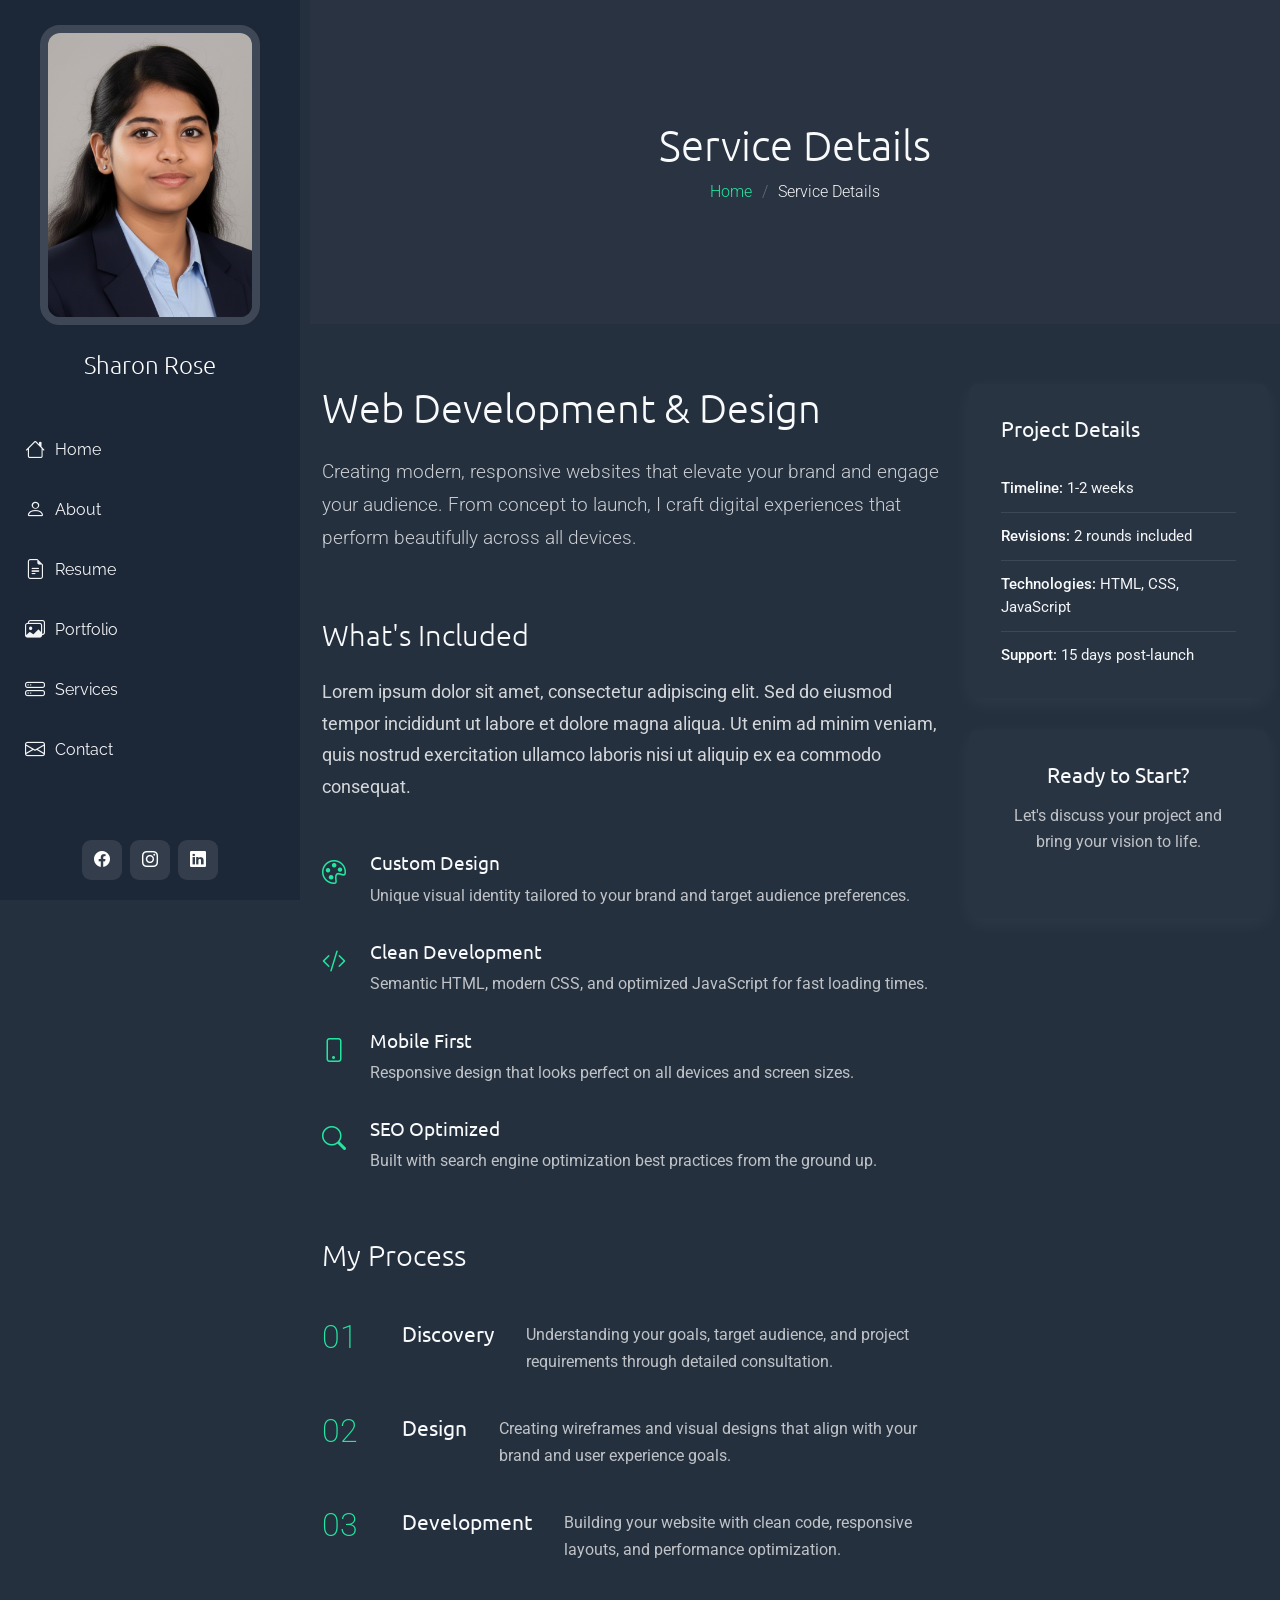
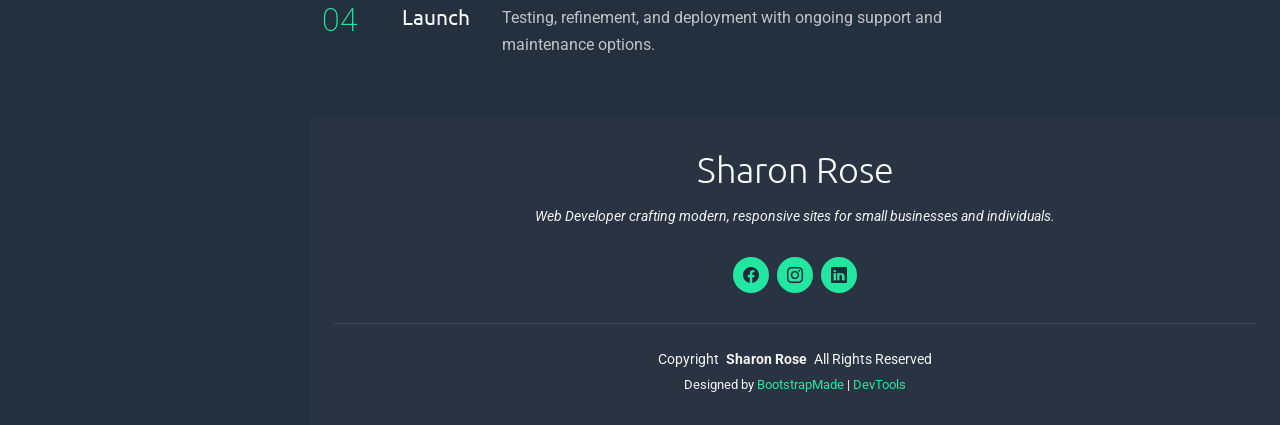
<file: service-details.html>
<!DOCTYPE html>
<html lang="en">

<head>
  <meta charset="utf-8">
  <meta content="width=device-width, initial-scale=1.0" name="viewport">
  <title>Service Details - MyPage Bootstrap Template</title>
  <meta name="description" content="">
  <meta name="keywords" content="">

  <!-- Favicons -->
  <link href="assets/img/favicon.png" rel="icon">
  <link href="assets/img/apple-touch-icon.png" rel="apple-touch-icon">

  <!-- Fonts -->
  <link href="https://fonts.googleapis.com" rel="preconnect">
  <link href="https://fonts.gstatic.com" rel="preconnect" crossorigin>
  <link href="https://fonts.googleapis.com/css2?family=Roboto:ital,wght@0,100;0,300;0,400;0,500;0,700;0,900;1,100;1,300;1,400;1,500;1,700;1,900&family=Raleway:ital,wght@0,100;0,200;0,300;0,400;0,500;0,600;0,700;0,800;0,900;1,100;1,200;1,300;1,400;1,500;1,600;1,700;1,800;1,900&family=Ubuntu:ital,wght@0,300;0,400;0,500;0,700;1,300;1,400;1,500;1,700&display=swap" rel="stylesheet">

  <!-- Vendor CSS Files -->
  <link href="assets/vendor/bootstrap/css/bootstrap.min.css" rel="stylesheet">
  <link href="assets/vendor/bootstrap-icons/bootstrap-icons.css" rel="stylesheet">
  <link href="assets/vendor/aos/aos.css" rel="stylesheet">
  <link href="assets/vendor/glightbox/css/glightbox.min.css" rel="stylesheet">
  <link href="assets/vendor/swiper/swiper-bundle.min.css" rel="stylesheet">

  <!-- Main CSS File -->
  <link href="assets/css/main.css" rel="stylesheet">

  <!-- =======================================================
  * Template Name: MyPage
  * Template URL: https://bootstrapmade.com/mypage-bootstrap-personal-template/
  * Updated: Sep 20 2025 with Bootstrap v5.3.8
  * Author: BootstrapMade.com
  * License: https://bootstrapmade.com/license/
  ======================================================== -->
</head>

<body class="service-details-page">

  <header id="header" class="header dark-background d-flex flex-column justify-content-between">
    <i class="header-toggle d-xl-none bi bi-list"></i>

    <div class="header-top">
      <div class="profile-img">
        <img src="assets/img/profile/profile1.png" alt="" class="img-fluid">
      </div>

      <a href="index.html" class="logo d-flex align-items-center justify-content-center">
        <!-- Uncomment the line below if you also wish to use an image logo -->
        <!-- <img src="assets/img/logo.webp" alt=""> -->
        <h1 class="sitename">Sharon Rose</h1>
      </a>

    </div>

    <nav id="navmenu" class="navmenu">
      <ul>
        <li><a href="index.html#hero"><i class="bi bi-house navicon"></i>Home</a></li>
        <li><a href="index.html#about"><i class="bi bi-person navicon"></i> About</a></li>
        <li><a href="index.html#resume"><i class="bi bi-file-earmark-text navicon"></i> Resume</a></li>
        <li><a href="index.html#portfolio"><i class="bi bi-images navicon"></i> Portfolio</a></li>
        <li><a href="index.html#services "><i class="bi bi-hdd-stack navicon"></i> Services</a></li>
    
        <li><a href="index.html#contact"><i class="bi bi-envelope navicon"></i> Contact</a></li>
      </ul>
    </nav>

    <div class="social-links text-center">
      
      <a href="#" class="facebook"><i class="bi bi-facebook"></i></a>
      <a href="#" class="instagram"><i class="bi bi-instagram"></i></a>
      
      <a href="#" class="linkedin"><i class="bi bi-linkedin"></i></a>
    </div>
  </header>

  <main class="main">

    <!-- Page Title -->
    <div class="page-title light-background">
      <div class="container">
        <h1>Service Details</h1>
        <nav class="breadcrumbs">
          <ol>
            <li><a href="index.html">Home</a></li>
            <li class="current">Service Details</li>
          </ol>
        </nav>
      </div>
    </div><!-- End Page Title -->

    <!-- Service Details Section -->
    <section id="service-details" class="service-details section">

      <div class="container" data-aos="fade-up" data-aos-delay="100">

        <div class="row gy-5">

          <div class="col-lg-8">

            <div class="service-content">

              <div class="service-hero" data-aos="fade-up" data-aos-delay="200">
                <h2>Web Development &amp; Design</h2>
                <p class="lead">Creating modern, responsive websites that elevate your brand and engage your audience. From concept to launch, I craft digital experiences that perform beautifully across all devices.</p>
              </div>

             <!--- <div class="service-image" data-aos="zoom-in" data-aos-delay="300">
                <img src="assets/img/services/services-3.webp" alt="Web Development" class="img-fluid">
              </div>-->

              <div class="service-description" data-aos="fade-up" data-aos-delay="400">
                <h3>What's Included</h3>
                <p>Lorem ipsum dolor sit amet, consectetur adipiscing elit. Sed do eiusmod tempor incididunt ut labore et dolore magna aliqua. Ut enim ad minim veniam, quis nostrud exercitation ullamco laboris nisi ut aliquip ex ea commodo consequat.</p>

                <div class="features-list">
                  <div class="feature-item">
                    <i class="bi bi-palette"></i>
                    <div>
                      <h4>Custom Design</h4>
                      <p>Unique visual identity tailored to your brand and target audience preferences.</p>
                    </div>
                  </div>
                  <div class="feature-item">
                    <i class="bi bi-code-slash"></i>
                    <div>
                      <h4>Clean Development</h4>
                      <p>Semantic HTML, modern CSS, and optimized JavaScript for fast loading times.</p>
                    </div>
                  </div>
                  <div class="feature-item">
                    <i class="bi bi-phone"></i>
                    <div>
                      <h4>Mobile First</h4>
                      <p>Responsive design that looks perfect on all devices and screen sizes.</p>
                    </div>
                  </div>
                  <div class="feature-item">
                    <i class="bi bi-search"></i>
                    <div>
                      <h4>SEO Optimized</h4>
                      <p>Built with search engine optimization best practices from the ground up.</p>
                    </div>
                  </div>
                </div>
              </div>

              <div class="process-section" data-aos="fade-up" data-aos-delay="500">
                <h3>My Process</h3>
                <div class="process-steps">
                  <div class="step">
                    <div class="step-number">01</div>
                    <h4>Discovery</h4>
                    <p>Understanding your goals, target audience, and project requirements through detailed consultation.</p>
                  </div>
                  <div class="step">
                    <div class="step-number">02</div>
                    <h4>Design</h4>
                    <p>Creating wireframes and visual designs that align with your brand and user experience goals.</p>
                  </div>
                  <div class="step">
                    <div class="step-number">03</div>
                    <h4>Development</h4>
                    <p>Building your website with clean code, responsive layouts, and performance optimization.</p>
                  </div>
                  <div class="step">
                    <div class="step-number">04</div>
                    <h4>Launch</h4>
                    <p>Testing, refinement, and deployment with ongoing support and maintenance options.</p>
                  </div>
                </div>
              </div>

            </div>

          </div>

          <div class="col-lg-4">

            <div class="service-sidebar">

              <div class="service-info" data-aos="fade-up" data-aos-delay="600">
                <h4>Project Details</h4>
                <ul class="info-list">
                  <li><strong>Timeline:</strong> 1-2 weeks</li>
                  <li><strong>Revisions:</strong> 2 rounds included</li>
                  <li><strong>Technologies:</strong> HTML, CSS, JavaScript</li>
                  <li><strong>Support:</strong> 15 days post-launch</li>
                </ul>
              </div>

             <!--<div class="testimonial-block" data-aos="fade-up" data-aos-delay="700">
                <div class="quote-icon">
                  <i class="bi bi-quote"></i>
                </div>
                <blockquote>
                  "Working with this developer was an absolute pleasure. The attention to detail and creative solutions exceeded our expectations."
                </blockquote>
                <div class="testimonial-author">
                  <img src="assets/img/person/person-f-3.webp" alt="Client" class="author-image">
                  <div class="author-info">
                    <h5>Sarah Johnson</h5>
                    <span>Creative Director</span>
                  </div>
                </div>
              </div>-->

              <div class="cta-block" data-aos="fade-up" data-aos-delay="800">
                <h4>Ready to Start?</h4>
                <p>Let's discuss your project and bring your vision to life.</p>
                <!--<a href="#" class="btn btn-primary">Get a Quote</a>
                <a href="#" class="btn btn-outline">View Portfolio</a>-->
              </div>

            </div>

          </div>

        </div>

      </div>

    </section><!-- /Service Details Section -->

  </main>

  <footer id="footer" class="footer light-background">
    <div class="container">
      <h3 class="sitename">Sharon Rose</h3>
      <p>Web Developer crafting modern, responsive sites for small businesses and individuals.</p>
      <div class="social-links d-flex justify-content-center">
        
        <a href="https://www.facebook.com/share/1GBzNdDJ73/?mibextid=wwXIfr"><i class="bi bi-facebook"></i></a>
        <a href="https://www.instagram.com/sharonrose2021?igsh=MWZ5azJybW05Z2Q5ag%3D%3D&utm_source=qr"><i class="bi bi-instagram"></i></a>
    
         <a href="https://www.linkedin.com/in/sharon-rose-041376334" class="linkedin"><i class="bi bi-linkedin"></i></a>
      </div>
      <div class="container">
        <div class="copyright">
          <span>Copyright</span> <strong class="px-1 sitename">Sharon Rose</strong> <span>All Rights Reserved</span>
        </div>
        <div class="credits">
          <!-- All the links in the footer should remain intact. -->
          <!-- You can delete the links only if you've purchased the pro version. -->
          <!-- Licensing information: https://bootstrapmade.com/license/ -->
          <!-- Purchase the pro version with working PHP/AJAX contact form: [buy-url] -->
          Designed by <a href="https://bootstrapmade.com/">BootstrapMade</a> | <a href="https://bootstrapmade.com/tools/">DevTools</a>
        </div>
      </div>
    </div>
  </footer>

  <!-- Scroll Top -->
  <a href="#" id="scroll-top" class="scroll-top d-flex align-items-center justify-content-center"><i class="bi bi-arrow-up-short"></i></a>

  <!-- Preloader -->
  <div id="preloader"></div>

  <!-- Vendor JS Files -->
  <script src="assets/vendor/bootstrap/js/bootstrap.bundle.min.js"></script>
  <script src="assets/vendor/php-email-form/validate.js"></script>
  <script src="assets/vendor/aos/aos.js"></script>
  <script src="assets/vendor/purecounter/purecounter_vanilla.js"></script>
  <script src="assets/vendor/typed.js/typed.umd.js"></script>
  <script src="assets/vendor/waypoints/noframework.waypoints.js"></script>
  <script src="assets/vendor/imagesloaded/imagesloaded.pkgd.min.js"></script>
  <script src="assets/vendor/isotope-layout/isotope.pkgd.min.js"></script>
  <script src="assets/vendor/glightbox/js/glightbox.min.js"></script>
  <script src="assets/vendor/swiper/swiper-bundle.min.js"></script>

  <!-- Main JS File -->
  <script src="assets/js/main.js"></script>

</body>

</html>
</file>
<file: assets/css/main.css>
/**
* Template Name: MyPage
* Template URL: https://bootstrapmade.com/mypage-bootstrap-personal-template/
* Updated: Sep 20 2025 with Bootstrap v5.3.8
* Author: BootstrapMade.com
* License: https://bootstrapmade.com/license/
*/

/*--------------------------------------------------------------
# Font & Color Variables
# Help: https://bootstrapmade.com/color-system/
--------------------------------------------------------------*/
/* Fonts */
:root {
  --default-font: "Roboto",  system-ui, -apple-system, "Segoe UI", Roboto, "Helvetica Neue", Arial, "Noto Sans", "Liberation Sans", sans-serif, "Apple Color Emoji", "Segoe UI Emoji", "Segoe UI Symbol", "Noto Color Emoji";
  --heading-font: "Ubuntu",  sans-serif;
  --nav-font: "Raleway",  sans-serif;
}

/* Global Colors - The following color variables are used throughout the website. Updating them here will change the color scheme of the entire website */
:root { 
  --background-color: #25303f; /* Background color for the entire website, including individual sections */
  --default-color: #f3f4f6; /* Default color used for the majority of the text content across the entire website */
  --heading-color: #f9fafb; /* Color for headings, subheadings and title throughout the website */
  --accent-color: #22e7a1; /* Accent color that represents your brand on the website. It's used for buttons, links, and other elements that need to stand out */
  --surface-color: #293443; /* The surface color is used as a background of boxed elements within sections, such as cards, icon boxes, or other elements that require a visual separation from the global background. */
  --contrast-color: #1f2937; /* Contrast color for text, ensuring readability against backgrounds of accent, heading, or default colors. */
}

/* Nav Menu Colors - The following color variables are used specifically for the navigation menu. They are separate from the global colors to allow for more customization options */
:root {
  --nav-color: #f3f4f6;  /* The default color of the main navmenu links */
  --nav-hover-color: #22e7a1; /* Applied to main navmenu links when they are hovered over or active */
  --nav-mobile-background-color: #38485f; /* Used as the background color for mobile navigation menu */
  --nav-dropdown-background-color: #38485f; /* Used as the background color for dropdown items that appear when hovering over primary navigation items */
  --nav-dropdown-color: #f3f4f6; /* Used for navigation links of the dropdown items in the navigation menu. */
  --nav-dropdown-hover-color: #22e7a1; /* Similar to --nav-hover-color, this color is applied to dropdown navigation links when they are hovered over. */
}

/* Color Presets - These classes override global colors when applied to any section or element, providing reuse of the sam color scheme. */

.light-background {
  --background-color: #293341;
  --surface-color: #4b607f;
}

.dark-background {
  --background-color: #1c2737;
  --default-color: #ffffff;
  --heading-color: #ffffff;
  --surface-color: #151f2b;
  --contrast-color: #ffffff;
}

/* Smooth scroll */
:root {
  scroll-behavior: smooth;
}

/*--------------------------------------------------------------
# General Styling & Shared Classes
--------------------------------------------------------------*/
body {
  color: var(--default-color);
  background-color: var(--background-color);
  font-family: var(--default-font);
}

a {
  color: var(--accent-color);
  text-decoration: none;
  transition: 0.3s;
}

a:hover {
  color: color-mix(in srgb, var(--accent-color), transparent 25%);
  text-decoration: none;
}

h1,
h2,
h3,
h4,
h5,
h6 {
  color: var(--heading-color);
  font-family: var(--heading-font);
}

/* PHP Email Form Messages
------------------------------*/
.php-email-form .error-message {
  display: none;
  background: #df1529;
  color: #ffffff;
  text-align: left;
  padding: 15px;
  margin-bottom: 24px;
  font-weight: 600;
}

.php-email-form .sent-message {
  display: none;
  color: #ffffff;
  background: #059652;
  text-align: center;
  padding: 15px;
  margin-bottom: 24px;
  font-weight: 600;
}

.php-email-form .loading {
  display: none;
  background: var(--surface-color);
  text-align: center;
  padding: 15px;
  margin-bottom: 24px;
}

.php-email-form .loading:before {
  content: "";
  display: inline-block;
  border-radius: 50%;
  width: 24px;
  height: 24px;
  margin: 0 10px -6px 0;
  border: 3px solid var(--accent-color);
  border-top-color: var(--surface-color);
  animation: php-email-form-loading 1s linear infinite;
}

@keyframes php-email-form-loading {
  0% {
    transform: rotate(0deg);
  }

  100% {
    transform: rotate(360deg);
  }
}

/*--------------------------------------------------------------
# Global Header
--------------------------------------------------------------*/
.header {
  color: var(--default-color);
  background-color: var(--background-color);
  position: fixed;
  top: 0;
  left: 0;
  bottom: 0;
  padding: 0 15px;
  width: 300px;
  transition: all ease-in-out 0.3s;
  overflow-y: auto;
  z-index: 997;
}

.header .profile-img img {
  margin: 25px auto;
  display: block;
  border-radius: 20px;
  max-width: 220px;
  border: 8px solid color-mix(in srgb, var(--default-color), transparent 85%);
}

.header .logo {
  line-height: 1;
}

.header .logo img {
  max-height: 32px;
  margin-right: 8px;
}

.header .logo h1 {
  font-size: 24px;
  margin: 0;
  font-weight: 300;
  color: var(--heading-color);
}

.header .social-links {
  margin: 0 0 20px 0;
}

.header .social-links a {
  font-size: 16px;
  display: inline-flex;
  align-items: center;
  justify-content: center;
  background: color-mix(in srgb, var(--default-color), transparent 90%);
  color: var(--default-color);
  margin: 0 2px;
  border-radius: 9px;
  text-align: center;
  width: 40px;
  height: 40px;
  transition: 0.3s;
}

.header .social-links a:hover {
  color: var(--contrast-color);
  background: var(--accent-color);
}

@media (min-width: 1200px) {

  .header~main,
  .header~#footer {
    margin-left: 310px;
  }
}

@media (max-width: 1199px) {
  .header {
    left: -100%;
  }
}

.header.header-show {
  left: 0;
}

.header .header-toggle {
  color: var(--background-color);
  background-color: var(--accent-color);
  font-size: 22px;
  display: flex;
  align-items: center;
  justify-content: center;
  width: 40px;
  height: 40px;
  border-radius: 9px;
  cursor: pointer;
  position: fixed;
  top: 15px;
  right: 15px;
  z-index: 9999;
  transition: 0.3s;
}

.header .header-toggle:hover {
  background-color: color-mix(in srgb, var(--accent-color) 90%, black 15%);
}

/*--------------------------------------------------------------
# Navigation Menu
--------------------------------------------------------------*/
.mobile-nav-toggle {
  display: none;
}

.navmenu {
  padding: 0;
  z-index: 9997;
  flex: 1;
  display: flex;
  align-items: center;
}

.navmenu ul {
  list-style: none;
  padding: 0 0 20px 0;
  margin: 0;
  width: 100%;
}

.navmenu a,
.navmenu a:focus {
  color: var(--nav-color);
  padding: 15px 10px;
  font-family: var(--nav-font);
  font-size: 16px;
  font-weight: 400;
  display: flex;
  align-items: center;
  white-space: nowrap;
  transition: 0.3s;
  width: 100%;
}

.navmenu a .navicon,
.navmenu a:focus .navicon {
  font-size: 20px;
  margin-right: 10px;
}

.navmenu a .toggle-dropdown,
.navmenu a:focus .toggle-dropdown {
  font-size: 12px;
  line-height: 0;
  margin-left: auto;
  width: 30px;
  height: 30px;
  display: flex;
  align-items: center;
  justify-content: center;
  border-radius: 50%;
  transition: 0.3s;
  flex-shrink: 0;
  background-color: color-mix(in srgb, var(--accent-color), transparent 90%);
}

.navmenu a .toggle-dropdown:hover,
.navmenu a:focus .toggle-dropdown:hover {
  background-color: var(--accent-color);
  color: var(--contrast-color);
}

.navmenu a:hover,
.navmenu .active,
.navmenu .active:focus {
  color: var(--nav-hover-color);
}

.navmenu a:hover .navicon,
.navmenu .active .navicon,
.navmenu .active:focus .navicon {
  color: var(--accent-color);
}

.navmenu .active .toggle-dropdown,
.navmenu .active:focus .toggle-dropdown {
  background-color: var(--accent-color);
  color: var(--contrast-color);
  transform: rotate(180deg);
}

.navmenu .dropdown {
  display: block;
}

.navmenu .dropdown a,
.navmenu .dropdown a:focus {
  color: --nav-dropdown-color;
}

.navmenu .dropdown a:hover,
.navmenu .dropdown .active,
.navmenu .dropdown .active:focus {
  color: var(--nav-dropdown-hover-color);
}

.navmenu .dropdown ul {
  position: static;
  display: none;
  z-index: 99;
  padding: 5px 10px;
  margin: 5px 10px;
  background-color: var(--nav-dropdown-background-color);
  border: 1px solid color-mix(in srgb, var(--default-color), transparent 90%);
  box-shadow: none;
  transition: all 0.5s ease-in-out;
}

.navmenu .dropdown ul ul {
  background-color: rgba(33, 37, 41, 0.1);
}

.navmenu .dropdown>.dropdown-active {
  display: block;
  background-color: rgba(33, 37, 41, 0.03);
}

/*--------------------------------------------------------------
# Global Footer
--------------------------------------------------------------*/
.footer {
  color: var(--default-color);
  background-color: var(--background-color);
  font-size: 14px;
  text-align: center;
  padding: 30px 0;
  position: relative;
}

.footer h3 {
  font-size: 36px;
  font-weight: 300;
  position: relative;
  padding: 0;
  margin: 0 0 15px 0;
}

.footer p {
  font-size: 15;
  font-style: italic;
  padding: 0;
  margin: 0 0 30px 0;
}

.footer .social-links {
  margin: 0 0 30px 0;
}

.footer .social-links a {
  font-size: 16px;
  display: flex;
  align-items: center;
  justify-content: center;
  background: var(--accent-color);
  color: var(--contrast-color);
  line-height: 1;
  margin: 0 4px;
  border-radius: 50%;
  text-align: center;
  width: 36px;
  height: 36px;
  transition: 0.3s;
}

.footer .social-links a:hover {
  background: color-mix(in srgb, var(--accent-color), transparent 20%);
  text-decoration: none;
}

.footer .copyright {
  padding-top: 25px;
  border-top: 1px solid color-mix(in srgb, var(--default-color), transparent 90%);
}

.footer .credits {
  font-size: 13px;
  padding-top: 5px;
}

/*--------------------------------------------------------------
# Preloader
--------------------------------------------------------------*/
#preloader {
  position: fixed;
  inset: 0;
  z-index: 999999;
  overflow: hidden;
  background: var(--background-color);
  transition: all 0.6s ease-out;
}

#preloader:before {
  content: "";
  position: fixed;
  top: calc(50% - 30px);
  left: calc(50% - 30px);
  border: 6px solid #ffffff;
  border-color: var(--accent-color) transparent var(--accent-color) transparent;
  border-radius: 50%;
  width: 60px;
  height: 60px;
  animation: animate-preloader 1.5s linear infinite;
}

@keyframes animate-preloader {
  0% {
    transform: rotate(0deg);
  }

  100% {
    transform: rotate(360deg);
  }
}

/*--------------------------------------------------------------
# Scroll Top Button
--------------------------------------------------------------*/
.scroll-top {
  position: fixed;
  visibility: hidden;
  opacity: 0;
  right: 15px;
  bottom: -15px;
  z-index: 99999;
  background-color: var(--accent-color);
  width: 44px;
  height: 44px;
  border-radius: 50px;
  transition: all 0.4s;
}

.scroll-top i {
  font-size: 24px;
  color: var(--contrast-color);
  line-height: 0;
}

.scroll-top:hover {
  background-color: color-mix(in srgb, var(--accent-color), transparent 20%);
  color: var(--contrast-color);
}

.scroll-top.active {
  visibility: visible;
  opacity: 1;
  bottom: 15px;
}

/*--------------------------------------------------------------
# Disable aos animation delay on mobile devices
--------------------------------------------------------------*/
@media screen and (max-width: 768px) {
  [data-aos-delay] {
    transition-delay: 0 !important;
  }
}

/*--------------------------------------------------------------
# Global Page Titles & Breadcrumbs
--------------------------------------------------------------*/
.page-title {
  color: var(--default-color);
  background-color: var(--background-color);
  padding: 120px 0;
  text-align: center;
  position: relative;
}

.page-title h1 {
  font-size: 42px;
  font-weight: 300;
  margin-bottom: 10px;
}

.page-title .breadcrumbs ol {
  display: flex;
  flex-wrap: wrap;
  list-style: none;
  justify-content: center;
  padding: 0;
  margin: 0;
  font-size: 16px;
  font-weight: 300;
}

.page-title .breadcrumbs ol li+li {
  padding-left: 10px;
}

.page-title .breadcrumbs ol li+li::before {
  content: "/";
  display: inline-block;
  padding-right: 10px;
  color: color-mix(in srgb, var(--default-color), transparent 70%);
}

/*--------------------------------------------------------------
# Global Sections
--------------------------------------------------------------*/
section,
.section {
  color: var(--default-color);
  background-color: var(--background-color);
  padding: 60px 0;
  overflow: clip;
}

/*--------------------------------------------------------------
# Global Section Titles
--------------------------------------------------------------*/
.section-title {
  text-align: center;
  padding-bottom: 60px;
  position: relative;
}

.section-title h2 {
  font-size: 32px;
  font-weight: 300;
  margin-bottom: 20px;
  padding-bottom: 20px;
  position: relative;
}

.section-title h2:before {
  content: "";
  position: absolute;
  display: block;
  width: 160px;
  height: 1px;
  background: color-mix(in srgb, var(--default-color), transparent 60%);
  left: 0;
  right: 0;
  bottom: 1px;
  margin: auto;
}

.section-title h2::after {
  content: "";
  position: absolute;
  display: block;
  width: 60px;
  height: 3px;
  background: var(--accent-color);
  left: 0;
  right: 0;
  bottom: 0;
  margin: auto;
}

.section-title p {
  margin-bottom: 0;
}

/*--------------------------------------------------------------
# Hero Section
--------------------------------------------------------------*/
.hero {
  padding: 120px 0;
  min-height: 100vh;
  display: flex;
  align-items: center;
  position: relative;
  overflow: hidden;
}

.hero .container {
  position: relative;
  z-index: 2;
  padding: 80px 15px;
}

.hero .hero-content h1 {
  font-size: 3.5rem;
  font-weight: 300;
  line-height: 1.2;
  margin-bottom: 2rem;
  color: var(--heading-color);
}

.hero .hero-content h1 .accent-text {
  color: var(--accent-color);
  font-weight: 400;
  position: relative;
}

.hero .hero-content h1 .accent-text::after {
  content: "";
  position: absolute;
  bottom: -8px;
  left: 0;
  width: 100%;
  height: 2px;
  background: linear-gradient(90deg, var(--accent-color), color-mix(in srgb, var(--accent-color), transparent 50%));
}

@media (max-width: 992px) {
  .hero .hero-content h1 {
    font-size: 2.8rem;
  }
}

@media (max-width: 768px) {
  .hero .hero-content h1 {
    font-size: 2.2rem;
  }
}

.hero .hero-content .hero-description {
  font-size: 1.125rem;
  line-height: 1.8;
  color: color-mix(in srgb, var(--default-color), transparent 20%);
  margin-bottom: 3rem;
  max-width: 90%;
}

@media (max-width: 768px) {
  .hero .hero-content .hero-description {
    font-size: 1rem;
    max-width: 100%;
  }
}

.hero .hero-content .hero-actions {
  display: flex;
  gap: 1.5rem;
  margin-bottom: 4rem;
}

@media (max-width: 576px) {
  .hero .hero-content .hero-actions {
    flex-direction: column;
    gap: 1rem;
  }
}

.hero .hero-content .hero-actions .btn-primary {
  padding: 14px 32px;
  background: var(--accent-color);
  color: var(--contrast-color);
  border-radius: 6px;
  font-weight: 500;
  text-decoration: none;
  transition: all 0.3s ease;
  border: 2px solid var(--accent-color);
}

.hero .hero-content .hero-actions .btn-primary:hover {
  background: color-mix(in srgb, var(--accent-color), black 10%);
  border-color: color-mix(in srgb, var(--accent-color), black 10%);
  transform: translateY(-2px);
}

.hero .hero-content .hero-actions .btn-secondary {
  padding: 14px 32px;
  background: transparent;
  color: var(--heading-color);
  border-radius: 6px;
  font-weight: 500;
  text-decoration: none;
  transition: all 0.3s ease;
  border: 2px solid color-mix(in srgb, var(--default-color), transparent 80%);
}

.hero .hero-content .hero-actions .btn-secondary:hover {
  background: transparent;
  color: var(--accent-color);
  border-color: var(--accent-color);
  transform: translateY(-2px);
}

.hero .hero-content .hero-stats {
  display: flex;
  gap: 3rem;
}

@media (max-width: 768px) {
  .hero .hero-content .hero-stats {
    gap: 2rem;
  }
}

@media (max-width: 576px) {
  .hero .hero-content .hero-stats {
    flex-direction: column;
    gap: 1.5rem;
  }
}

.hero .hero-content .hero-stats .stat-item .stat-number {
  display: block;
  font-size: 2rem;
  font-weight: 600;
  color: var(--accent-color);
  line-height: 1;
}

.hero .hero-content .hero-stats .stat-item .stat-label {
  display: block;
  font-size: 0.875rem;
  color: color-mix(in srgb, var(--default-color), transparent 40%);
  margin-top: 0.5rem;
  font-weight: 400;
}

.hero .hero-image {
  position: relative;
}

.hero .hero-image .image-wrapper {
  position: relative;
  max-width: 500px;
  margin: 0 auto;
}

.hero .hero-image .image-wrapper .main-image {
  border-radius: 12px;
  box-shadow: 0 20px 60px color-mix(in srgb, var(--heading-color), transparent 85%);
  transition: transform 0.3s ease;
}

.hero .hero-image .image-wrapper .main-image:hover {
  transform: scale(1.02);
}

.hero .hero-image .image-wrapper .floating-card {
  position: absolute;
  background: var(--surface-color);
  padding: 1rem 1.5rem;
  border-radius: 8px;
  box-shadow: 0 10px 30px color-mix(in srgb, var(--heading-color), transparent 90%);
  display: flex;
  align-items: center;
  gap: 0.75rem;
  font-size: 0.875rem;
  font-weight: 500;
  color: var(--heading-color);
  transition: all 0.3s ease;
}

.hero .hero-image .image-wrapper .floating-card:hover {
  transform: translateY(-5px);
  box-shadow: 0 15px 40px color-mix(in srgb, var(--heading-color), transparent 85%);
}

.hero .hero-image .image-wrapper .floating-card i {
  font-size: 1.25rem;
  color: var(--accent-color);
}

.hero .hero-image .image-wrapper .floating-card.card-1 {
  top: 20%;
  left: -15%;
  z-index: 3;
}

@media (max-width: 992px) {
  .hero .hero-image .image-wrapper .floating-card.card-1 {
    left: -10%;
  }
}

@media (max-width: 768px) {
  .hero .hero-image .image-wrapper .floating-card.card-1 {
    left: 0;
    top: 10%;
  }
}

.hero .hero-image .image-wrapper .floating-card.card-2 {
  top: 60%;
  right: -15%;
  z-index: 3;
}

@media (max-width: 992px) {
  .hero .hero-image .image-wrapper .floating-card.card-2 {
    right: -10%;
  }
}

@media (max-width: 768px) {
  .hero .hero-image .image-wrapper .floating-card.card-2 {
    right: 0;
    top: 50%;
  }
}

.hero .hero-image .image-wrapper .floating-card.card-3 {
  bottom: 15%;
  left: -10%;
  z-index: 3;
}

@media (max-width: 992px) {
  .hero .hero-image .image-wrapper .floating-card.card-3 {
    left: -5%;
  }
}

@media (max-width: 768px) {
  .hero .hero-image .image-wrapper .floating-card.card-3 {
    left: 0;
    bottom: 5%;
  }
}

@media (max-width: 992px) {
  .hero .hero-content {
    text-align: center;
    margin-top: 2rem;
  }
}

/*--------------------------------------------------------------
# About Section
--------------------------------------------------------------*/
.about {
  padding-top: 120px;
  padding-bottom: 120px;
}

.about .intro-header {
  margin-bottom: 80px;
}

.about .intro-header h1 {
  font-size: 3.5rem;
  font-weight: 300;
  letter-spacing: -0.02em;
  margin-bottom: 1rem;
  color: var(--heading-color);
}

.about .intro-header .subtitle {
  font-size: 1.25rem;
  font-weight: 400;
  color: color-mix(in srgb, var(--default-color), transparent 30%);
  margin: 0;
}

.about .main-content-wrapper {
  margin-bottom: 100px;
}

.about .profile-section .profile-image-container {
  margin-bottom: 2rem;
}

.about .profile-section .profile-image-container img {
  width: 100%;
  max-width: 300px;
  aspect-ratio: 1;
  object-fit: cover;
  border-radius: 12px;
  filter: grayscale(20%);
  transition: filter 0.3s ease;
}

.about .profile-section .profile-image-container img:hover {
  filter: grayscale(0%);
}

.about .profile-section .profile-meta .location {
  display: flex;
  align-items: center;
  margin-bottom: 1rem;
  color: color-mix(in srgb, var(--default-color), transparent 20%);
}

.about .profile-section .profile-meta .location i {
  margin-right: 0.5rem;
  color: var(--accent-color);
}

.about .profile-section .profile-meta .status {
  display: flex;
  align-items: center;
  font-size: 0.9rem;
  color: color-mix(in srgb, var(--default-color), transparent 20%);
}

.about .profile-section .profile-meta .status .status-indicator {
  width: 8px;
  height: 8px;
  background-color: #10b981;
  border-radius: 50%;
  margin-right: 0.5rem;
  animation: pulse 2s infinite;
}

.about .content-area {
  padding-left: 2rem;
}

.about .content-area .story-block {
  margin-bottom: 3rem;
}

.about .content-area .story-block .lead-text {
  font-size: 1.3rem;
  line-height: 1.7;
  font-weight: 300;
  margin-bottom: 1.5rem;
  color: var(--default-color);
}

.about .content-area .story-block p {
  font-size: 1.1rem;
  line-height: 1.8;
  color: color-mix(in srgb, var(--default-color), transparent 15%);
  margin: 0;
}

.about .expertise-grid {
  margin-bottom: 3rem;
}

.about .expertise-grid .expertise-item {
  display: flex;
  align-items: flex-start;
  margin-bottom: 2rem;
}

.about .expertise-grid .expertise-item .expertise-icon {
  flex-shrink: 0;
  width: 48px;
  height: 48px;
  background-color: color-mix(in srgb, var(--accent-color), transparent 90%);
  border-radius: 8px;
  display: flex;
  align-items: center;
  justify-content: center;
  margin-right: 1.5rem;
}

.about .expertise-grid .expertise-item .expertise-icon i {
  font-size: 1.5rem;
  color: var(--accent-color);
}

.about .expertise-grid .expertise-item .expertise-content h4 {
  font-size: 1.1rem;
  font-weight: 500;
  margin-bottom: 0.5rem;
  color: var(--heading-color);
}

.about .expertise-grid .expertise-item .expertise-content p {
  font-size: 0.95rem;
  line-height: 1.6;
  color: color-mix(in srgb, var(--default-color), transparent 30%);
  margin: 0;
}

.about .philosophy-quote {
  position: relative;
  padding: 2rem 0;
}

.about .philosophy-quote .quote-mark {
  position: absolute;
  top: -10px;
  left: -20px;
  font-size: 5rem;
  font-weight: 300;
  color: color-mix(in srgb, var(--accent-color), transparent 80%);
  line-height: 1;
}

.about .philosophy-quote p {
  font-size: 1.2rem;
  line-height: 1.7;
  font-style: italic;
  font-weight: 300;
  color: var(--default-color);
  margin: 0;
  position: relative;
  z-index: 1;
}

.about .bottom-section {
  padding-top: 60px;
  border-top: 1px solid color-mix(in srgb, var(--default-color), transparent 85%);
}

.about .bottom-section .collaboration-text h3 {
  font-size: 2rem;
  font-weight: 300;
  margin-bottom: 1rem;
  color: var(--heading-color);
}

.about .bottom-section .collaboration-text p {
  font-size: 1.1rem;
  line-height: 1.7;
  color: color-mix(in srgb, var(--default-color), transparent 20%);
  margin: 0;
}

.about .bottom-section .action-buttons {
  display: flex;
  gap: 1rem;
  justify-content: flex-end;
}

.about .bottom-section .action-buttons .btn-custom {
  display: inline-flex;
  align-items: center;
  padding: 0.875rem 2rem;
  border-radius: 6px;
  font-weight: 400;
  text-decoration: none;
  transition: all 0.3s ease;
  font-size: 1rem;
}

.about .bottom-section .action-buttons .btn-custom.primary {
  background-color: var(--accent-color);
  color: var(--contrast-color);
}

.about .bottom-section .action-buttons .btn-custom.primary:hover {
  background-color: color-mix(in srgb, var(--accent-color), transparent 15%);
  transform: translateY(-1px);
}

.about .bottom-section .action-buttons .btn-custom.secondary {
  border: 1px solid color-mix(in srgb, var(--default-color), transparent 70%);
  color: var(--default-color);
}

.about .bottom-section .action-buttons .btn-custom.secondary:hover {
  border-color: var(--accent-color);
  color: var(--accent-color);
  transform: translateY(-1px);
}

@keyframes pulse {

  0%,
  100% {
    opacity: 1;
  }

  50% {
    opacity: 0.5;
  }
}

@media (max-width: 992px) {
  .about {
    padding: 80px 0;
  }

  .about .intro-header {
    margin-bottom: 60px;
  }

  .about .intro-header h1 {
    font-size: 2.8rem;
  }

  .about .main-content-wrapper {
    margin-bottom: 60px;
  }

  .about .content-area {
    padding-left: 0;
    margin-top: 2rem;
  }

  .about .bottom-section .action-buttons {
    justify-content: flex-start;
    margin-top: 1.5rem;
  }
}

@media (max-width: 768px) {
  .about .intro-header h1 {
    font-size: 2.2rem;
  }

  .about .intro-header .subtitle {
    font-size: 1.1rem;
  }

  .about .philosophy-quote .quote-mark {
    font-size: 3.5rem;
    left: -10px;
  }

  .about .philosophy-quote p {
    font-size: 1.1rem;
  }

  .about .bottom-section .collaboration-text h3 {
    font-size: 1.6rem;
  }

  .about .bottom-section .action-buttons {
    flex-direction: column;
  }

  .about .bottom-section .action-buttons .btn-custom {
    text-align: center;
    justify-content: center;
  }
}

/*--------------------------------------------------------------
# Stats Section
--------------------------------------------------------------*/
.stats {
  padding: 120px 0;
}

.stats .stats-grid {
  display: grid;
  grid-template-columns: repeat(3, 1fr);
  gap: 80px;
  margin-bottom: 120px;
  text-align: center;
}

.stats .stat-item .stat-number {
  font-family: var(--heading-font);
  font-size: 72px;
  font-weight: 300;
  color: var(--heading-color);
  line-height: 1;
  margin-bottom: 20px;
  letter-spacing: -2px;
}

.stats .stat-item .stat-number span {
  display: inline-block;
}

.stats .stat-item .stat-label {
  font-size: 16px;
  color: var(--default-color);
  opacity: 0.7;
  margin: 0;
  line-height: 1.6;
  font-weight: 400;
}

.stats .achievements-row {
  display: grid;
  grid-template-columns: repeat(3, 1fr);
  gap: 60px;
}

.stats .achievement {
  display: flex;
  align-items: flex-start;
  gap: 20px;
  padding: 40px 0;
  border-top: 1px solid color-mix(in srgb, var(--default-color), transparent 90%);
}

.stats .achievement .achievement-icon {
  flex-shrink: 0;
  width: 50px;
  height: 50px;
  display: flex;
  align-items: center;
  justify-content: center;
  background: color-mix(in srgb, var(--accent-color), transparent 95%);
  border-radius: 8px;
  margin-top: 5px;
}

.stats .achievement .achievement-icon i {
  font-size: 24px;
  color: var(--accent-color);
}

.stats .achievement .achievement-content h4 {
  font-family: var(--heading-font);
  font-size: 20px;
  font-weight: 400;
  color: var(--heading-color);
  margin-bottom: 8px;
  line-height: 1.3;
}

.stats .achievement .achievement-content p {
  font-size: 15px;
  color: var(--default-color);
  opacity: 0.7;
  margin: 0;
  line-height: 1.6;
}

@media (max-width: 992px) {
  .stats {
    padding: 80px 0;
  }

  .stats .stats-grid {
    gap: 60px;
    margin-bottom: 80px;
  }

  .stats .stat-item .stat-number {
    font-size: 56px;
  }

  .stats .achievements-row {
    gap: 40px;
  }

  .stats .achievement {
    padding: 30px 0;
  }
}

@media (max-width: 768px) {
  .stats {
    padding: 60px 0;
  }

  .stats .stats-grid {
    grid-template-columns: 1fr;
    gap: 50px;
    margin-bottom: 60px;
  }

  .stats .stat-item .stat-number {
    font-size: 48px;
  }

  .stats .stat-item .stat-label {
    font-size: 15px;
  }

  .stats .achievements-row {
    grid-template-columns: 1fr;
    gap: 30px;
  }

  .stats .achievement {
    padding: 25px 0;
    gap: 16px;
  }

  .stats .achievement .achievement-icon {
    width: 45px;
    height: 45px;
  }

  .stats .achievement .achievement-icon i {
    font-size: 20px;
  }

  .stats .achievement .achievement-content h4 {
    font-size: 18px;
  }

  .stats .achievement .achievement-content p {
    font-size: 14px;
  }
}

@media (max-width: 576px) {
  .stats .stat-item .stat-number {
    font-size: 40px;
  }

  .stats .achievement .achievement-icon {
    width: 40px;
    height: 40px;
  }

  .stats .achievement .achievement-icon i {
    font-size: 18px;
  }
}

/*--------------------------------------------------------------
# Skills Section
--------------------------------------------------------------*/
.skills {
  --section-spacing: 80px;
  --category-spacing: 60px;
  --skill-spacing: 24px;
  --progress-height: 2px;
  --border-light: color-mix(in srgb, var(--default-color), transparent 92%);
  --text-light: color-mix(in srgb, var(--default-color), transparent 35%);
  --surface-soft: color-mix(in srgb, var(--surface-color), var(--accent-color) 1%);
}

.skills .intro-content {
  margin-bottom: var(--section-spacing);
}

.skills .intro-content .lead-text {
  font-size: 22px;
  line-height: 1.8;
  color: var(--text-light);
  font-weight: 300;
  margin: 0;
  font-family: var(--heading-font);
}

.skills .skills-container {
  padding-right: 40px;
}

.skills .skills-container .skill-category {
  margin-bottom: var(--category-spacing);
}

.skills .skills-container .skill-category:last-child {
  margin-bottom: 0;
}

.skills .skills-container .skill-category .category-header {
  margin-bottom: 32px;
  padding-bottom: 20px;
  border-bottom: 1px solid var(--border-light);
}

.skills .skills-container .skill-category .category-header .category-title {
  font-size: 24px;
  font-weight: 300;
  color: var(--heading-color);
  margin-bottom: 8px;
  font-family: var(--heading-font);
}

.skills .skills-container .skill-category .category-header .category-subtitle {
  font-size: 16px;
  color: var(--text-light);
  margin: 0;
  font-weight: 300;
}

.skills .skills-container .skill-category .skills-list .skill-row {
  margin-bottom: var(--skill-spacing);
}

.skills .skills-container .skill-category .skills-list .skill-row:last-child {
  margin-bottom: 0;
}

.skills .skills-container .skill-category .skills-list .skill-row .skill-info {
  display: flex;
  justify-content: space-between;
  align-items: center;
  margin-bottom: 12px;
}

.skills .skills-container .skill-category .skills-list .skill-row .skill-info .skill-name {
  font-size: 18px;
  color: var(--default-color);
  font-weight: 300;
}

.skills .skills-container .skill-category .skills-list .skill-row .skill-info .skill-percentage {
  font-size: 14px;
  color: var(--accent-color);
  font-weight: 500;
  font-family: var(--default-font);
}

.skills .skills-container .skill-category .skills-list .skill-row .progress {
  height: var(--progress-height);
  background: var(--border-light);
  border-radius: 1px;
  overflow: hidden;
}

.skills .skills-container .skill-category .skills-list .skill-row .progress .progress-bar {
  width: 0%;
  height: 100%;
  background: var(--accent-color);
  border-radius: 1px;
  transition: width 1.5s cubic-bezier(0.4, 0, 0.2, 1);
}

.skills .skills-sidebar {
  padding-left: 40px;
}

.skills .skills-sidebar .expertise-highlight {
  background: var(--surface-soft);
  padding: 40px 32px;
  border-radius: 8px;
  text-align: center;
  margin-bottom: 40px;
  border: 1px solid var(--border-light);
}

.skills .skills-sidebar .expertise-highlight .highlight-icon {
  margin-bottom: 24px;
}

.skills .skills-sidebar .expertise-highlight .highlight-icon i {
  font-size: 48px;
  color: var(--accent-color);
}

.skills .skills-sidebar .expertise-highlight .highlight-title {
  font-size: 20px;
  font-weight: 300;
  color: var(--heading-color);
  margin-bottom: 20px;
  font-family: var(--heading-font);
}

.skills .skills-sidebar .expertise-highlight .experience-number {
  display: flex;
  align-items: baseline;
  justify-content: center;
  gap: 8px;
  margin-bottom: 20px;
}

.skills .skills-sidebar .expertise-highlight .experience-number .purecounter {
  font-size: 56px;
  font-weight: 200;
  color: var(--accent-color);
  line-height: 1;
  font-family: var(--heading-font);
}

.skills .skills-sidebar .expertise-highlight .experience-number .experience-label {
  font-size: 18px;
  color: var(--text-light);
  font-weight: 300;
}

.skills .skills-sidebar .expertise-highlight .highlight-description {
  font-size: 16px;
  line-height: 1.7;
  color: var(--text-light);
  margin: 0;
}

.skills .skills-sidebar .technologies-section {
  margin-bottom: 40px;
}

.skills .skills-sidebar .technologies-section .tech-title {
  font-size: 18px;
  font-weight: 400;
  color: var(--heading-color);
  margin-bottom: 24px;
  font-family: var(--heading-font);
}

.skills .skills-sidebar .technologies-section .tech-stack {
  display: grid;
  grid-template-columns: 1fr 1fr;
  gap: 16px;
}

.skills .skills-sidebar .technologies-section .tech-stack .tech-item {
  display: flex;
  align-items: center;
  gap: 12px;
  padding: 16px;
  background: var(--surface-color);
  border: 1px solid var(--border-light);
  border-radius: 6px;
  transition: all 0.3s ease;
}

.skills .skills-sidebar .technologies-section .tech-stack .tech-item:hover {
  border-color: color-mix(in srgb, var(--accent-color), transparent 60%);
  background: color-mix(in srgb, var(--surface-color), var(--accent-color) 2%);
}

.skills .skills-sidebar .technologies-section .tech-stack .tech-item i {
  font-size: 20px;
  color: var(--accent-color);
}

.skills .skills-sidebar .technologies-section .tech-stack .tech-item span {
  font-size: 14px;
  color: var(--default-color);
  font-weight: 400;
}

.skills .skills-sidebar .achievements-section .achievements-title {
  font-size: 18px;
  font-weight: 400;
  color: var(--heading-color);
  margin-bottom: 24px;
  font-family: var(--heading-font);
}

.skills .skills-sidebar .achievements-section .achievement-list .achievement-item {
  display: flex;
  align-items: flex-start;
  gap: 16px;
  padding: 16px 0;
  border-bottom: 1px solid var(--border-light);
}

.skills .skills-sidebar .achievements-section .achievement-list .achievement-item:last-child {
  border-bottom: none;
  padding-bottom: 0;
}

.skills .skills-sidebar .achievements-section .achievement-list .achievement-item .achievement-date {
  font-size: 12px;
  color: var(--accent-color);
  font-weight: 500;
  text-transform: uppercase;
  letter-spacing: 0.5px;
  min-width: 40px;
  margin-top: 2px;
}

.skills .skills-sidebar .achievements-section .achievement-list .achievement-item .achievement-text {
  font-size: 15px;
  color: var(--default-color);
  line-height: 1.5;
  font-weight: 300;
}

@media (max-width: 992px) {
  .skills .skills-container {
    padding-right: 0;
    margin-bottom: 60px;
  }

  .skills .skills-sidebar {
    padding-left: 0;
  }

  .skills .skills-sidebar .expertise-highlight {
    margin-bottom: 32px;
  }

  .skills .skills-sidebar .technologies-section {
    margin-bottom: 32px;
  }

  .skills .skills-sidebar .technologies-section .tech-stack {
    grid-template-columns: 1fr;
  }
}

@media (max-width: 768px) {
  .skills {
    --section-spacing: 60px;
    --category-spacing: 40px;
  }

  .skills .intro-content .lead-text {
    font-size: 20px;
  }

  .skills .skills-container .skill-category .category-header .category-title {
    font-size: 22px;
  }

  .skills .skills-container .skill-category .skills-list .skill-row .skill-info .skill-name {
    font-size: 16px;
  }

  .skills .skills-sidebar .expertise-highlight {
    padding: 32px 24px;
  }

  .skills .skills-sidebar .expertise-highlight .experience-number .purecounter {
    font-size: 48px;
  }

  .skills .skills-sidebar .technologies-section .tech-stack .tech-item {
    padding: 12px;
  }

  .skills .skills-sidebar .technologies-section .tech-stack .tech-item span {
    font-size: 13px;
  }
}

/*--------------------------------------------------------------
# Resume Section
--------------------------------------------------------------*/
.resume .section-intro {
  margin-bottom: 3rem;
}

.resume .section-intro .icon-wrapper {
  width: 60px;
  height: 60px;
  background: color-mix(in srgb, var(--accent-color), transparent 90%);
  border-radius: 50%;
  display: flex;
  align-items: center;
  justify-content: center;
  margin-bottom: 1.5rem;
}

.resume .section-intro .icon-wrapper i {
  font-size: 1.5rem;
  color: var(--accent-color);
}

.resume .section-intro h2 {
  font-size: 2rem;
  font-weight: 300;
  color: var(--heading-color);
  margin-bottom: 1rem;
  letter-spacing: -0.02em;
}

.resume .section-intro p {
  font-size: 1.1rem;
  line-height: 1.7;
  color: color-mix(in srgb, var(--default-color), transparent 40%);
  margin: 0;
}

.resume .professional-journey .experience-timeline {
  position: relative;
  padding-left: 2rem;
}

.resume .professional-journey .experience-timeline::before {
  content: "";
  position: absolute;
  left: 0;
  top: 0;
  bottom: 0;
  width: 1px;
  background: color-mix(in srgb, var(--accent-color), transparent 80%);
}

.resume .professional-journey .experience-timeline .timeline-item {
  position: relative;
  margin-bottom: 3rem;
}

.resume .professional-journey .experience-timeline .timeline-item:last-child {
  margin-bottom: 0;
}

.resume .professional-journey .experience-timeline .timeline-item .timeline-dot {
  position: absolute;
  left: -2.3rem;
  top: 0.5rem;
  width: 12px;
  height: 12px;
  background: var(--accent-color);
  border-radius: 50%;
  border: 3px solid var(--background-color);
  box-shadow: 0 0 0 3px color-mix(in srgb, var(--accent-color), transparent 80%);
}

.resume .professional-journey .experience-timeline .timeline-item .timeline-content .position-meta {
  margin-bottom: 0.5rem;
}

.resume .professional-journey .experience-timeline .timeline-item .timeline-content .position-meta .timeline-year {
  font-size: 0.9rem;
  color: var(--accent-color);
  font-weight: 500;
  letter-spacing: 0.05em;
  text-transform: uppercase;
}

.resume .professional-journey .experience-timeline .timeline-item .timeline-content h3 {
  font-size: 1.3rem;
  font-weight: 400;
  color: var(--heading-color);
  margin-bottom: 0.25rem;
  letter-spacing: -0.01em;
}

.resume .professional-journey .experience-timeline .timeline-item .timeline-content h4 {
  font-size: 1rem;
  color: color-mix(in srgb, var(--default-color), transparent 30%);
  font-weight: 500;
  margin-bottom: 1rem;
}

.resume .professional-journey .experience-timeline .timeline-item .timeline-content p {
  font-size: 1rem;
  line-height: 1.6;
  color: color-mix(in srgb, var(--default-color), transparent 30%);
  margin-bottom: 1.5rem;
}

.resume .professional-journey .experience-timeline .timeline-item .timeline-content .key-achievements {
  display: flex;
  flex-wrap: wrap;
  gap: 0.5rem;
}

.resume .professional-journey .experience-timeline .timeline-item .timeline-content .key-achievements .achievement-tag {
  background: var(--surface-color);
  color: color-mix(in srgb, var(--default-color), transparent 20%);
  padding: 0.4rem 0.8rem;
  border-radius: 20px;
  font-size: 0.85rem;
  font-weight: 500;
  border: 1px solid color-mix(in srgb, var(--default-color), transparent 90%);
}

.resume .education-skills .education-grid .education-card {
  background: var(--surface-color);
  border-radius: 12px;
  padding: 2rem;
  margin-bottom: 1.5rem;
  transition: all 0.3s ease;
  border: 1px solid color-mix(in srgb, var(--default-color), transparent 95%);
}

.resume .education-skills .education-grid .education-card.primary {
  border-color: color-mix(in srgb, var(--accent-color), transparent 80%);
  position: relative;
}

.resume .education-skills .education-grid .education-card.primary::before {
  content: "";
  position: absolute;
  top: 0;
  left: 0;
  right: 0;
  height: 3px;
  background: linear-gradient(90deg, var(--accent-color), color-mix(in srgb, var(--accent-color), transparent 50%));
  border-radius: 12px 12px 0 0;
}

.resume .education-skills .education-grid .education-card:hover {
  transform: translateY(-2px);
  box-shadow: 0 10px 40px color-mix(in srgb, var(--default-color), transparent 90%);
}

.resume .education-skills .education-grid .education-card .education-header {
  display: flex;
  align-items: flex-start;
  gap: 1rem;
  margin-bottom: 1.5rem;
}

.resume .education-skills .education-grid .education-card .education-header .degree-icon {
  width: 40px;
  height: 40px;
  background: color-mix(in srgb, var(--accent-color), transparent 90%);
  border-radius: 8px;
  display: flex;
  align-items: center;
  justify-content: center;
  flex-shrink: 0;
}

.resume .education-skills .education-grid .education-card .education-header .degree-icon i {
  font-size: 1.1rem;
  color: var(--accent-color);
}

.resume .education-skills .education-grid .education-card .education-header .degree-info {
  flex: 1;
}

.resume .education-skills .education-grid .education-card .education-header .degree-info h3 {
  font-size: 1.2rem;
  font-weight: 400;
  color: var(--heading-color);
  margin-bottom: 0.25rem;
  letter-spacing: -0.01em;
}

.resume .education-skills .education-grid .education-card .education-header .degree-info .institution {
  font-size: 1rem;
  color: color-mix(in srgb, var(--default-color), transparent 30%);
  margin-bottom: 0.5rem;
  font-weight: 500;
}

.resume .education-skills .education-grid .education-card .education-header .degree-info .graduation-year {
  font-size: 0.9rem;
  color: var(--accent-color);
  font-weight: 500;
  letter-spacing: 0.02em;
}

.resume .education-skills .education-grid .education-card .education-details p {
  font-size: 0.95rem;
  line-height: 1.6;
  color: color-mix(in srgb, var(--default-color), transparent 35%);
  margin-bottom: 1rem;
}

.resume .education-skills .education-grid .education-card .education-details .honors .honor-badge {
  background: color-mix(in srgb, var(--accent-color), transparent 90%);
  color: var(--accent-color);
  padding: 0.3rem 0.8rem;
  border-radius: 15px;
  font-size: 0.8rem;
  font-weight: 600;
  letter-spacing: 0.02em;
}

.resume .education-skills .education-grid .certification-section {
  margin-top: 2rem;
}

.resume .education-skills .education-grid .certification-section h4 {
  font-size: 1.1rem;
  font-weight: 400;
  color: var(--heading-color);
  margin-bottom: 1.5rem;
  letter-spacing: -0.01em;
}

.resume .education-skills .education-grid .certification-section .certifications .cert-item {
  display: flex;
  align-items: center;
  gap: 0.8rem;
  padding: 1rem 0;
  border-bottom: 1px solid color-mix(in srgb, var(--default-color), transparent 95%);
}

.resume .education-skills .education-grid .certification-section .certifications .cert-item:last-child {
  border-bottom: none;
}

.resume .education-skills .education-grid .certification-section .certifications .cert-item i {
  color: var(--accent-color);
  font-size: 1.1rem;
  flex-shrink: 0;
}

.resume .education-skills .education-grid .certification-section .certifications .cert-item .cert-details {
  display: flex;
  flex-direction: column;
  gap: 0.2rem;
}

.resume .education-skills .education-grid .certification-section .certifications .cert-item .cert-details .cert-name {
  font-size: 0.95rem;
  font-weight: 500;
  color: var(--heading-color);
}

.resume .education-skills .education-grid .certification-section .certifications .cert-item .cert-details .cert-provider {
  font-size: 0.85rem;
  color: color-mix(in srgb, var(--default-color), transparent 40%);
}

@media (max-width: 992px) {
  .resume .row {
    gap: 3rem 0;
  }

  .resume .section-intro {
    margin-bottom: 2rem;
  }

  .resume .section-intro h2 {
    font-size: 1.8rem;
  }

  .resume .section-intro p {
    font-size: 1rem;
  }

  .resume .professional-journey {
    margin-bottom: 2rem;
  }
}

@media (max-width: 768px) {
  .resume .section-intro .icon-wrapper {
    width: 50px;
    height: 50px;
  }

  .resume .section-intro .icon-wrapper i {
    font-size: 1.3rem;
  }

  .resume .section-intro h2 {
    font-size: 1.6rem;
  }

  .resume .professional-journey .experience-timeline {
    padding-left: 1.5rem;
  }

  .resume .professional-journey .experience-timeline .timeline-item .timeline-dot {
    left: -1.8rem;
  }

  .resume .education-skills .education-grid .education-card {
    padding: 1.5rem;
  }

  .resume .education-skills .education-grid .education-card .education-header .degree-icon {
    width: 35px;
    height: 35px;
  }

  .resume .education-skills .education-grid .education-card .education-header .degree-icon i {
    font-size: 1rem;
  }
}

@media (max-width: 576px) {
  .resume .section-intro .icon-wrapper {
    width: 45px;
    height: 45px;
    margin-bottom: 1rem;
  }

  .resume .section-intro .icon-wrapper i {
    font-size: 1.2rem;
  }

  .resume .section-intro h2 {
    font-size: 1.4rem;
  }

  .resume .professional-journey .experience-timeline .timeline-item .timeline-content .key-achievements .achievement-tag {
    font-size: 0.8rem;
    padding: 0.3rem 0.6rem;
  }

  .resume .education-skills .education-grid .education-card {
    padding: 1.2rem;
  }

  .resume .education-skills .education-grid .education-card .education-header {
    flex-direction: column;
    text-align: center;
    gap: 0.8rem;
  }

  .resume .education-skills .education-grid .certification-section .certifications .cert-item {
    padding: 0.8rem 0;
  }
}

/*--------------------------------------------------------------
# Portfolio Section
--------------------------------------------------------------*/
.portfolio .filters-wrapper {
  margin-bottom: 40px;
  text-align: center;
}

.portfolio .portfolio-filters {
  padding: 0;
  margin: 0;
  list-style: none;
  display: inline-flex;
  gap: 40px;
  position: relative;
}

@media (max-width: 768px) {
  .portfolio .portfolio-filters {
    flex-wrap: wrap;
    gap: 20px;
    justify-content: center;
  }
}

.portfolio .portfolio-filters li {
  cursor: pointer;
  font-size: 16px;
  font-weight: 300;
  color: color-mix(in srgb, var(--default-color), transparent 40%);
  transition: all 0.4s ease;
  position: relative;
  padding: 12px 0;
  font-family: var(--heading-font);
}

.portfolio .portfolio-filters li::after {
  content: "";
  position: absolute;
  bottom: 0;
  left: 50%;
  transform: translateX(-50%);
  width: 0;
  height: 1px;
  background: var(--accent-color);
  transition: width 0.4s ease;
}

.portfolio .portfolio-filters li:hover {
  color: var(--heading-color);
}

.portfolio .portfolio-filters li.filter-active {
  color: var(--heading-color);
}

.portfolio .portfolio-filters li.filter-active::after {
  width: 100%;
}

.portfolio .portfolio-container {
  position: relative;
}

.portfolio .portfolio-card {
  background: transparent;
  border: none;
  transition: all 0.4s ease;
  height: 100%;
  display: flex;
  flex-direction: column;
}

.portfolio .portfolio-card:hover {
  transform: translateY(-8px);
}

.portfolio .portfolio-image {
  position: relative;
  overflow: hidden;
  border-radius: 8px;
  margin-bottom: 32px;
  flex-shrink: 0;
}

.portfolio .portfolio-image img {
  width: 100%;
  height: 300px;
  object-fit: cover;
  transition: all 0.6s ease;
}

@media (max-width: 768px) {
  .portfolio .portfolio-image img {
    height: 250px;
  }
}

.portfolio .portfolio-image .portfolio-overlay {
  position: absolute;
  top: 0;
  left: 0;
  right: 0;
  bottom: 0;
  background: rgba(0, 0, 0, 0.7);
  opacity: 0;
  transition: all 0.4s ease;
  display: flex;
  align-items: center;
  justify-content: center;
}

.portfolio .portfolio-image .portfolio-actions {
  display: flex;
  gap: 16px;
  transform: translateY(20px);
  transition: all 0.4s ease;
}

.portfolio .portfolio-image .action-btn {
  width: 48px;
  height: 48px;
  border-radius: 50%;
  background: var(--surface-color);
  color: var(--heading-color);
  display: flex;
  align-items: center;
  justify-content: center;
  text-decoration: none;
  transition: all 0.3s ease;
  font-size: 18px;
}

.portfolio .portfolio-image .action-btn:hover {
  background: var(--accent-color);
  color: var(--contrast-color);
  transform: scale(1.1);
}

.portfolio .portfolio-image:hover .portfolio-overlay {
  opacity: 1;
}

.portfolio .portfolio-image:hover .portfolio-actions {
  transform: translateY(0);
}

.portfolio .portfolio-image:hover img {
  transform: scale(1.05);
}

.portfolio .portfolio-content {
  flex-grow: 1;
  display: flex;
  flex-direction: column;
}

.portfolio .portfolio-meta {
  display: flex;
  justify-content: space-between;
  align-items: center;
  margin-bottom: 12px;
  font-size: 14px;
  font-weight: 400;
}

.portfolio .portfolio-meta .portfolio-category {
  color: var(--accent-color);
  font-family: var(--heading-font);
}

.portfolio .portfolio-meta .portfolio-year {
  color: color-mix(in srgb, var(--default-color), transparent 50%);
}

.portfolio .portfolio-title {
  font-size: 24px;
  font-weight: 300;
  color: var(--heading-color);
  margin-bottom: 16px;
  font-family: var(--heading-font);
  line-height: 1.3;
}

@media (max-width: 768px) {
  .portfolio .portfolio-title {
    font-size: 20px;
  }
}

.portfolio .portfolio-description {
  color: color-mix(in srgb, var(--default-color), transparent 30%);
  font-size: 15px;
  line-height: 1.6;
  margin: 0;
  flex-grow: 1;
}

.portfolio .isotope-container .portfolio-item:nth-child(1) .portfolio-image img,
.portfolio .isotope-container .portfolio-item:nth-child(2) .portfolio-image img {
  height: 350px;
}

@media (max-width: 768px) {

  .portfolio .isotope-container .portfolio-item:nth-child(1) .portfolio-image img,
  .portfolio .isotope-container .portfolio-item:nth-child(2) .portfolio-image img {
    height: 280px;
  }
}

.portfolio .isotope-container .portfolio-item:nth-child(4) .portfolio-image img {
  height: 280px;
}

@media (max-width: 768px) {
  .portfolio .isotope-container .portfolio-item:nth-child(4) .portfolio-image img {
    height: 250px;
  }
}

@media (max-width: 992px) {
  .portfolio {
    padding: 80px 0;
  }

  .portfolio .filters-wrapper {
    margin-bottom: 60px;
  }
}

@media (max-width: 768px) {
  .portfolio {
    padding: 60px 0;
  }

  .portfolio .filters-wrapper {
    margin-bottom: 40px;
  }

  .portfolio .portfolio-card:hover {
    transform: none;
  }
}
/* Gold button style to match template theme */


/*--------------------------------------------------------------
# Services Section
--------------------------------------------------------------*/
.services {
  padding: 120px 0;
}


.services .service-item {
  padding: 60px 40px;
  height: 100%;
  border-radius: 8px;
  transition: all 0.4s ease;
  position: relative;
}


.services .service-item:hover {
  transform: translateY(-8px);
  box-shadow: 0 20px 60px color-mix(in srgb, var(--default-color), transparent 90%);
}

@media (max-width: 768px) {
  .services .service-item {
    padding: 40px 30px;
  }
}

.services .service-icon {
  width: 80px;
  height: 80px;
  background: color-mix(in srgb, var(--accent-color), transparent 90%);
  border-radius: 50%;
  display: flex;
  align-items: center;
  justify-content: center;
  margin-bottom: 40px;
  transition: all 0.4s ease;
}

.services .service-icon i {
  font-size: 32px;
  color: var(--accent-color);
  transition: all 0.4s ease;
}

@media (max-width: 768px) {
  .services .service-icon {
    width: 60px;
    height: 60px;
    margin-bottom: 30px;
  }

  .services .service-icon i {
    font-size: 24px;
  }
}

.services .service-content h3 {
  font-size: 28px;
  font-weight: 300;
  margin-bottom: 20px;
  line-height: 1.3;
}

.services .service-content h3 a {
  color: var(--heading-color);
  text-decoration: none;
  transition: all 0.3s ease;
}

.services .service-content h3 a:hover {
  color: var(--accent-color);
}

@media (max-width: 768px) {
  .services .service-content h3 {
    font-size: 24px;
    margin-bottom: 16px;
  }
}

.services .service-content p {
  font-size: 16px;
  line-height: 1.7;
  color: color-mix(in srgb, var(--default-color), transparent 20%);
  margin-bottom: 30px;
}

@media (max-width: 768px) {
  .services .service-content p {
    font-size: 15px;
    margin-bottom: 24px;
  }
}

.services .read-more {
  display: inline-flex;
  align-items: center;
  gap: 8px;
  color: var(--accent-color);
  text-decoration: none;
  font-weight: 500;
  font-size: 14px;
  letter-spacing: 0.5px;
  text-transform: uppercase;
  transition: all 0.3s ease;
}

.services .read-more i {
  font-size: 14px;
  transition: all 0.3s ease;
}

.services .read-more:hover {
  color: var(--heading-color);
  transform: translateX(4px);
}

.services .read-more:hover i {
  transform: translateX(4px);
}

.services .service-item:hover .service-icon {
  background: var(--accent-color);
}

.services .service-item:hover .service-icon i {
  color: var(--contrast-color);
  transform: scale(1.1);
}

@media (max-width: 992px) {
  .services .row {
    gap: 40px !important;
  }
}

@media (max-width: 768px) {
  .services .row {
    gap: 30px !important;
  }
}

/*--------------------------------------------------------------
# Testimonials Section
--------------------------------------------------------------*/
.testimonials .testimonials-slider {
  max-width: 900px;
  margin: 0 auto;
  position: relative;
}

.testimonials .swiper-wrapper {
  height: auto !important;
}

.testimonials .testimonial-slide {
  padding: 3.5rem 3rem;
  text-align: center;
  position: relative;
  min-height: 400px;
  border-radius: 25px;
  background: linear-gradient(135deg, var(--surface-color), color-mix(in srgb, var(--accent-color), transparent 97%));
  border: 1px solid color-mix(in srgb, var(--default-color), transparent 90%);
  border-top: 4px solid var(--accent-color);
}

.testimonials .testimonial-header {
  display: flex;
  justify-content: space-between;
  align-items: center;
  margin-bottom: 2rem;
}

.testimonials .stars-rating {
  display: flex;
  gap: 0.5rem;
}

.testimonials .stars-rating i {
  color: #ffc107;
  font-size: 1.25rem;
}

.testimonials .quote-icon {
  width: 60px;
  height: 60px;
  background: linear-gradient(135deg, var(--accent-color), color-mix(in srgb, var(--accent-color), var(--heading-color) 20%));
  border-radius: 50%;
  display: flex;
  align-items: center;
  justify-content: center;
  box-shadow: 0 8px 25px color-mix(in srgb, var(--accent-color), transparent 70%);
}

.testimonials .quote-icon i {
  color: var(--contrast-color);
  font-size: 1.5rem;
}

.testimonials .testimonial-body {
  margin: 2.5rem 0;
}

.testimonials .testimonial-body p {
  font-size: 1.25rem;
  line-height: 1.8;
  font-style: italic;
  color: var(--heading-color);
  margin: 0;
  position: relative;
}

.testimonials .testimonial-footer {
  margin-top: 2.5rem;
}

.testimonials .author-info {
  display: flex;
  align-items: center;
  justify-content: center;
  gap: 1.5rem;
}

.testimonials .author-avatar {
  width: 80px;
  height: 80px;
  border-radius: 50%;
  object-fit: cover;
  border: 4px solid var(--accent-color);
  box-shadow: 0 8px 25px color-mix(in srgb, var(--accent-color), transparent 70%);
}

.testimonials .author-details {
  text-align: left;
}

.testimonials .author-details h4 {
  font-size: 1.375rem;
  margin-bottom: 0.5rem;
  color: var(--heading-color);
}

.testimonials .author-details .role {
  display: block;
  font-size: 1rem;
  color: var(--accent-color);
  font-weight: 600;
  margin-bottom: 0.25rem;
}

.testimonials .author-details .company {
  display: block;
  font-size: 0.9375rem;
  color: color-mix(in srgb, var(--heading-color), transparent 40%);
}

.testimonials .swiper-navigation-wrapper {
  display: flex;
  align-items: center;
  justify-content: center;
  gap: 2rem;
  margin-top: 3rem;
}

.testimonials .swiper-pagination {
  position: static !important;
  margin: 0;
}

.testimonials .swiper-pagination .swiper-pagination-bullet {
  width: 12px;
  height: 12px;
  background: color-mix(in srgb, var(--default-color), transparent 70%);
  opacity: 1;
  transition: all 0.3s ease;
}

.testimonials .swiper-pagination .swiper-pagination-bullet.swiper-pagination-bullet-active {
  background: var(--accent-color);
  transform: scale(1.2);
}

.testimonials .swiper-button-prev,
.testimonials .swiper-button-next {
  position: static !important;
  width: 50px;
  height: 50px;
  margin: 0;
  flex-shrink: 0;
  border-radius: 50%;
  background: var(--accent-color);
  transition: all 0.3s ease;
}

.testimonials .swiper-button-prev:after,
.testimonials .swiper-button-next:after {
  font-size: 1.25rem;
  color: var(--contrast-color);
  font-weight: bold;
}

.testimonials .swiper-button-prev:hover,
.testimonials .swiper-button-next:hover {
  transform: translateY(-2px);
}

@media (max-width: 991.98px) {
  .testimonials .testimonial-slide {
    padding: 2.5rem 2rem;
    min-height: 350px;
  }

  .testimonials .testimonial-body p {
    font-size: 1.125rem;
  }

  .testimonials .author-avatar {
    width: 70px;
    height: 70px;
  }

  .testimonials .author-details h4 {
    font-size: 1.25rem;
  }

  .testimonials .quote-icon {
    width: 50px;
    height: 50px;
  }

  .testimonials .quote-icon i {
    font-size: 1.25rem;
  }

  .testimonials .swiper-button-prev,
  .testimonials .swiper-button-next {
    width: 45px;
    height: 45px;
  }

  .testimonials .swiper-button-prev:after,
  .testimonials .swiper-button-next:after {
    font-size: 1.125rem;
  }
}

@media (max-width: 767.98px) {
  .testimonials .testimonial-slide {
    padding: 2rem 1.5rem;
    min-height: 300px;
  }

  .testimonials .testimonial-header {
    flex-direction: column;
    gap: 1.5rem;
    margin-bottom: 1.5rem;
  }

  .testimonials .testimonial-body {
    margin: 2rem 0;
  }

  .testimonials .testimonial-body p {
    font-size: 1rem;
    line-height: 1.6;
  }

  .testimonials .author-info {
    flex-direction: column;
    gap: 1rem;
    text-align: center;
  }

  .testimonials .author-details {
    text-align: center;
  }

  .testimonials .author-details h4 {
    font-size: 1.125rem;
  }

  .testimonials .author-details .role {
    font-size: 0.9375rem;
  }

  .testimonials .author-details .company {
    font-size: 0.875rem;
  }

  .testimonials .swiper-navigation-wrapper {
    gap: 1.5rem;
    margin-top: 2rem;
  }

  .testimonials .swiper-pagination .swiper-pagination-bullet {
    width: 10px;
    height: 10px;
  }

  .testimonials .swiper-button-prev,
  .testimonials .swiper-button-next {
    width: 40px;
    height: 40px;
  }

  .testimonials .swiper-button-prev:after,
  .testimonials .swiper-button-next:after {
    font-size: 1rem;
  }
}

/*--------------------------------------------------------------
# Contact Section
--------------------------------------------------------------*/
.contact {
  padding: 120px 0 100px;
}

.contact .info-item {
  margin-bottom: 80px;
}

.contact .info-item .info-icon {
  width: 64px;
  height: 64px;
  border-radius: 50%;
  background: color-mix(in srgb, var(--accent-color), transparent 90%);
  display: flex;
  align-items: center;
  justify-content: center;
  margin-bottom: 32px;
}

.contact .info-item .info-icon i {
  font-size: 24px;
  color: var(--accent-color);
}

.contact .info-item .info-content h4 {
  font-size: 24px;
  font-weight: 400;
  margin-bottom: 16px;
  color: var(--heading-color);
  letter-spacing: -0.3px;
}

.contact .info-item .info-content p {
  font-size: 16px;
  line-height: 1.7;
  color: color-mix(in srgb, var(--default-color), transparent 25%);
  margin: 0;
}

.contact .contact-details .detail-item {
  display: flex;
  align-items: flex-start;
  gap: 20px;
  margin-bottom: 48px;
}

.contact .contact-details .detail-item:last-child {
  margin-bottom: 0;
}

.contact .contact-details .detail-item .detail-icon {
  width: 40px;
  height: 40px;
  flex-shrink: 0;
  display: flex;
  align-items: center;
  justify-content: center;
}

.contact .contact-details .detail-item .detail-icon i {
  font-size: 18px;
  color: var(--accent-color);
}

.contact .contact-details .detail-item .detail-content {
  flex: 1;
}

.contact .contact-details .detail-item .detail-content .detail-label {
  display: block;
  font-size: 13px;
  font-weight: 500;
  color: color-mix(in srgb, var(--default-color), transparent 40%);
  text-transform: uppercase;
  letter-spacing: 0.8px;
  margin-bottom: 6px;
}

.contact .contact-details .detail-item .detail-content .detail-value {
  display: block;
  font-size: 16px;
  color: var(--default-color);
  line-height: 1.6;
}

.contact .form-header {
  margin-bottom: 48px;
}

.contact .form-header h3 {
  font-size: 32px;
  font-weight: 300;
  color: var(--heading-color);
  margin: 0;
  letter-spacing: -0.4px;
}

.contact .form-wrapper .form-group {
  margin-bottom: 32px;
}

.contact .form-wrapper .form-group label {
  display: block;
  font-size: 14px;
  font-weight: 500;
  color: var(--heading-color);
  margin-bottom: 12px;
  letter-spacing: 0.2px;
}

.contact .form-wrapper .form-group input,
.contact .form-wrapper .form-group select,
.contact .form-wrapper .form-group textarea {
  width: 100%;
  border: 1px solid color-mix(in srgb, var(--default-color), transparent 85%);
  border-radius: 8px;
  padding: 16px 20px;
  font-size: 15px;
  color: var(--default-color);
  background-color: var(--surface-color);
  transition: all 0.3s ease;
  font-family: inherit;
}

.contact .form-wrapper .form-group input:focus,
.contact .form-wrapper .form-group select:focus,
.contact .form-wrapper .form-group textarea:focus {
  outline: none;
  border-color: var(--accent-color);
  box-shadow: 0 0 0 3px color-mix(in srgb, var(--accent-color), transparent 90%);
}

.contact .form-wrapper .form-group input::placeholder,
.contact .form-wrapper .form-group select::placeholder,
.contact .form-wrapper .form-group textarea::placeholder {
  color: color-mix(in srgb, var(--default-color), transparent 60%);
}

.contact .form-wrapper .form-group select {
  cursor: pointer;
}

.contact .form-wrapper .form-group select option {
  padding: 10px;
}

.contact .form-wrapper .form-group textarea {
  resize: vertical;
  min-height: 120px;
  line-height: 1.6;
}

.contact .form-wrapper .submit-btn {
  background: var(--accent-color);
  color: var(--contrast-color);
  border: none;
  border-radius: 8px;
  padding: 18px 36px;
  font-size: 15px;
  font-weight: 500;
  display: inline-flex;
  align-items: center;
  gap: 12px;
  cursor: pointer;
  transition: all 0.3s ease;
  letter-spacing: 0.3px;
}

.contact .form-wrapper .submit-btn i {
  font-size: 16px;
  transition: transform 0.3s ease;
}

.contact .form-wrapper .submit-btn:hover {
  background: color-mix(in srgb, var(--accent-color), transparent 10%);
  transform: translateY(-2px);
  box-shadow: 0 8px 25px color-mix(in srgb, var(--accent-color), transparent 70%);
}

.contact .form-wrapper .submit-btn:hover i {
  transform: translateX(4px);
}

@media (max-width: 768px) {
  .contact {
    padding: 80px 0 60px;
  }

  .contact .info-item {
    margin-bottom: 50px;
  }

  .contact .info-item .info-icon {
    width: 56px;
    height: 56px;
    margin-bottom: 24px;
  }

  .contact .info-item .info-icon i {
    font-size: 20px;
  }

  .contact .info-item .info-content h4 {
    font-size: 20px;
    margin-bottom: 12px;
  }

  .contact .contact-details .detail-item {
    margin-bottom: 32px;
  }

  .contact .form-header {
    margin-bottom: 32px;
  }

  .contact .form-header h3 {
    font-size: 24px;
  }

  .contact .modern-form .form-group {
    margin-bottom: 24px;
  }
}

/*--------------------------------------------------------------
# Portfolio Details Section
--------------------------------------------------------------*/
.portfolio-details {
  --section-spacing: 5rem;
  --content-spacing: 3rem;
  font-family: var(--default-font);
}

.portfolio-details .hero-section {
  margin-bottom: var(--section-spacing);
}

.portfolio-details .hero-section .project-header .project-meta {
  display: flex;
  gap: 1.5rem;
  margin-bottom: 1.25rem;
}

.portfolio-details .hero-section .project-header .project-meta .category,
.portfolio-details .hero-section .project-header .project-meta .year {
  font-size: 0.8rem;
  font-weight: 500;
  text-transform: uppercase;
  letter-spacing: 0.1em;
  color: color-mix(in srgb, var(--accent-color), transparent 20%);
  padding: 0.35rem 0.8rem;
  background-color: color-mix(in srgb, var(--accent-color), transparent 90%);
  border-radius: 3px;
}

.portfolio-details .hero-section .project-header .project-title {
  font-size: 3.5rem;
  font-weight: 300;
  line-height: 1.1;
  margin-bottom: 1.5rem;
  color: var(--heading-color);
  letter-spacing: -0.02em;
  font-family: var(--heading-font);
}

.portfolio-details .hero-section .project-header .project-summary {
  font-size: 1.2rem;
  line-height: 1.7;
  color: color-mix(in srgb, var(--default-color), transparent 25%);
  margin-bottom: 2rem;
  max-width: 500px;
}

.portfolio-details .hero-section .project-header .project-tags {
  display: flex;
  flex-wrap: wrap;
  gap: 0.8rem;
}

.portfolio-details .hero-section .project-header .project-tags .tag {
  font-size: 0.85rem;
  padding: 0.4rem 1rem;
  background-color: transparent;
  border: 1px solid color-mix(in srgb, var(--default-color), transparent 80%);
  border-radius: 20px;
  color: var(--default-color);
  transition: all 0.3s ease;
}

.portfolio-details .hero-section .project-header .project-tags .tag:hover {
  border-color: var(--accent-color);
  color: var(--accent-color);
}

.portfolio-details .hero-section .hero-image img {
  border-radius: 6px;
  width: 100%;
  height: 400px;
  object-fit: cover;
}

.portfolio-details .visual-showcase {
  margin-bottom: var(--section-spacing);
}

.portfolio-details .visual-showcase .showcase-gallery {
  display: grid;
  grid-template-columns: 2fr 1fr;
  grid-template-rows: repeat(2, 1fr);
  gap: 1rem;
  height: 500px;
}

.portfolio-details .visual-showcase .showcase-gallery .gallery-item {
  border-radius: 6px;
  overflow: hidden;
  position: relative;
  cursor: pointer;
  transition: transform 0.4s ease;
}

.portfolio-details .visual-showcase .showcase-gallery .gallery-item.large {
  grid-row: span 2;
}

.portfolio-details .visual-showcase .showcase-gallery .gallery-item img {
  width: 100%;
  height: 100%;
  object-fit: cover;
  transition: transform 0.5s ease;
}

.portfolio-details .visual-showcase .showcase-gallery .gallery-item:hover {
  transform: translateY(-3px);
}

.portfolio-details .visual-showcase .showcase-gallery .gallery-item:hover img {
  transform: scale(1.02);
}

.portfolio-details .content-section {
  margin-bottom: var(--section-spacing);
}

.portfolio-details .content-section .main-content h2 {
  font-size: 2.5rem;
  font-weight: 300;
  margin-bottom: 2rem;
  color: var(--heading-color);
  font-family: var(--heading-font);
  letter-spacing: -0.01em;
}

.portfolio-details .content-section .main-content p {
  font-size: 1.1rem;
  line-height: 1.8;
  color: color-mix(in srgb, var(--default-color), transparent 15%);
  margin-bottom: 1.5rem;
}

.portfolio-details .content-section .main-content p:last-child {
  margin-bottom: 0;
}

.portfolio-details .content-section .project-specs .spec-item {
  margin-bottom: 2rem;
}

.portfolio-details .content-section .project-specs .spec-item:last-child {
  margin-bottom: 0;
}

.portfolio-details .content-section .project-specs .spec-item h5 {
  font-size: 0.85rem;
  font-weight: 600;
  text-transform: uppercase;
  letter-spacing: 0.05em;
  color: color-mix(in srgb, var(--default-color), transparent 50%);
  margin-bottom: 0.5rem;
}

.portfolio-details .content-section .project-specs .spec-item p {
  font-size: 1.1rem;
  color: var(--heading-color);
  margin-bottom: 0;
  font-weight: 400;
}

.portfolio-details .process-timeline {
  margin-bottom: var(--section-spacing);
}

.portfolio-details .process-timeline .timeline-header {
  text-align: center;
  margin-bottom: 4rem;
}

.portfolio-details .process-timeline .timeline-header h2 {
  font-size: 2.75rem;
  font-weight: 300;
  color: var(--heading-color);
  font-family: var(--heading-font);
  letter-spacing: -0.01em;
  margin-bottom: 0;
}

.portfolio-details .process-timeline .timeline-steps {
  max-width: 800px;
  margin: 0 auto;
}

.portfolio-details .process-timeline .timeline-steps .timeline-item {
  display: flex;
  align-items: flex-start;
  margin-bottom: 3rem;
}

.portfolio-details .process-timeline .timeline-steps .timeline-item:last-child {
  margin-bottom: 0;
}

.portfolio-details .process-timeline .timeline-steps .timeline-item .step-marker {
  flex-shrink: 0;
  width: 60px;
  height: 60px;
  border-radius: 50%;
  background-color: color-mix(in srgb, var(--accent-color), transparent 90%);
  display: flex;
  align-items: center;
  justify-content: center;
  margin-right: 2rem;
  position: relative;
}

.portfolio-details .process-timeline .timeline-steps .timeline-item .step-marker::after {
  content: "";
  position: absolute;
  top: 100%;
  left: 50%;
  width: 2px;
  height: 3rem;
  background-color: color-mix(in srgb, var(--default-color), transparent 85%);
  transform: translateX(-50%);
}

.portfolio-details .process-timeline .timeline-steps .timeline-item .step-marker .step-number {
  font-size: 1.1rem;
  font-weight: 500;
  color: var(--accent-color);
}

.portfolio-details .process-timeline .timeline-steps .timeline-item:last-child .step-marker::after {
  display: none;
}

.portfolio-details .process-timeline .timeline-steps .timeline-item .step-content {
  flex: 1;
  padding-top: 0.5rem;
}

.portfolio-details .process-timeline .timeline-steps .timeline-item .step-content h4 {
  font-size: 1.4rem;
  font-weight: 400;
  margin-bottom: 0.8rem;
  color: var(--heading-color);
}

.portfolio-details .process-timeline .timeline-steps .timeline-item .step-content p {
  font-size: 1rem;
  line-height: 1.7;
  color: color-mix(in srgb, var(--default-color), transparent 25%);
  margin-bottom: 0;
}

.portfolio-details .tools-section {
  margin-bottom: var(--section-spacing);
}

.portfolio-details .tools-section h2 {
  font-size: 2.5rem;
  font-weight: 300;
  margin-bottom: 1.5rem;
  color: var(--heading-color);
  font-family: var(--heading-font);
  letter-spacing: -0.01em;
}

.portfolio-details .tools-section p {
  font-size: 1.1rem;
  line-height: 1.8;
  color: color-mix(in srgb, var(--default-color), transparent 25%);
}

.portfolio-details .tools-section .tools-grid .tool-category {
  margin-bottom: 2.5rem;
}

.portfolio-details .tools-section .tools-grid .tool-category:last-child {
  margin-bottom: 0;
}

.portfolio-details .tools-section .tools-grid .tool-category h5 {
  font-size: 1rem;
  font-weight: 600;
  margin-bottom: 1rem;
  color: var(--heading-color);
}

.portfolio-details .tools-section .tools-grid .tool-category .tool-list {
  display: flex;
  flex-wrap: wrap;
  gap: 0.6rem;
}

.portfolio-details .tools-section .tools-grid .tool-category .tool-list .tool-item {
  font-size: 0.9rem;
  padding: 0.5rem 1rem;
  background-color: color-mix(in srgb, var(--surface-color), transparent 30%);
  border: 1px solid color-mix(in srgb, var(--default-color), transparent 88%);
  border-radius: 4px;
  color: var(--default-color);
  transition: all 0.3s ease;
}

.portfolio-details .tools-section .tools-grid .tool-category .tool-list .tool-item:hover {
  background-color: var(--accent-color);
  border-color: var(--accent-color);
  color: var(--contrast-color);
  transform: translateY(-1px);
}

.portfolio-details .impact-metrics {
  background-color: color-mix(in srgb, var(--surface-color), transparent 50%);
  padding: 4rem 3rem;
  border-radius: 8px;
  margin-bottom: var(--section-spacing);
}

.portfolio-details .impact-metrics .metrics-container {
  text-align: center;
}

.portfolio-details .impact-metrics .metrics-container .metrics-header {
  margin-bottom: 3rem;
}

.portfolio-details .impact-metrics .metrics-container .metrics-header h2 {
  font-size: 2.5rem;
  font-weight: 300;
  color: var(--heading-color);
  font-family: var(--heading-font);
  letter-spacing: -0.01em;
  margin-bottom: 1rem;
}

.portfolio-details .impact-metrics .metrics-container .metrics-header p {
  font-size: 1.1rem;
  line-height: 1.7;
  color: color-mix(in srgb, var(--default-color), transparent 30%);
  max-width: 600px;
  margin: 0 auto;
}

.portfolio-details .impact-metrics .metrics-container .metrics-grid {
  display: grid;
  grid-template-columns: repeat(auto-fit, minmax(200px, 1fr));
  gap: 2.5rem;
}

.portfolio-details .impact-metrics .metrics-container .metrics-grid .metric-card .metric-value {
  font-size: 3.5rem;
  font-weight: 200;
  color: var(--accent-color);
  margin-bottom: 0.5rem;
  line-height: 1;
  font-family: var(--heading-font);
}

.portfolio-details .impact-metrics .metrics-container .metrics-grid .metric-card .metric-label {
  font-size: 1rem;
  color: color-mix(in srgb, var(--default-color), transparent 30%);
  line-height: 1.4;
}

.portfolio-details .additional-gallery {
  margin-bottom: var(--section-spacing);
}

.portfolio-details .additional-gallery .gallery-slider {
  padding-bottom: 3rem;
}

.portfolio-details .additional-gallery .gallery-slider .swiper-wrapper {
  height: auto !important;
}

.portfolio-details .additional-gallery .gallery-slider .swiper-slide img {
  width: 100%;
  height: 300px;
  object-fit: cover;
  border-radius: 6px;
  cursor: pointer;
  transition: transform 0.3s ease;
}

.portfolio-details .additional-gallery .gallery-slider .swiper-slide:hover img {
  transform: scale(1.02);
}

.portfolio-details .additional-gallery .gallery-slider .swiper-pagination {
  bottom: 0;
}

.portfolio-details .additional-gallery .gallery-slider .swiper-pagination .swiper-pagination-bullet {
  width: 10px;
  height: 10px;
  background-color: color-mix(in srgb, var(--default-color), transparent 70%);
  opacity: 1;
  transition: all 0.3s ease;
}

.portfolio-details .additional-gallery .gallery-slider .swiper-pagination .swiper-pagination-bullet.swiper-pagination-bullet-active {
  background-color: var(--accent-color);
  transform: scale(1.2);
}

.portfolio-details .project-nav {
  border-top: 1px solid color-mix(in srgb, var(--default-color), transparent 90%);
  padding-top: 3rem;
}

.portfolio-details .project-nav .nav-wrapper {
  display: flex;
  justify-content: space-between;
  align-items: center;
}

.portfolio-details .project-nav .nav-wrapper .nav-link {
  display: flex;
  flex-direction: column;
  text-decoration: none;
  transition: all 0.3s ease;
  color: var(--heading-color);
}

.portfolio-details .project-nav .nav-wrapper .nav-link.prev-project .nav-content .nav-direction,
.portfolio-details .project-nav .nav-wrapper .nav-link.next-project .nav-content .nav-direction {
  font-size: 0.85rem;
  color: color-mix(in srgb, var(--default-color), transparent 50%);
  margin-bottom: 0.3rem;
  display: block;
}

.portfolio-details .project-nav .nav-wrapper .nav-link.prev-project .nav-content .nav-title,
.portfolio-details .project-nav .nav-wrapper .nav-link.next-project .nav-content .nav-title {
  font-size: 1.1rem;
  font-weight: 400;
}

.portfolio-details .project-nav .nav-wrapper .nav-link.prev-project:hover,
.portfolio-details .project-nav .nav-wrapper .nav-link.next-project:hover {
  color: var(--accent-color);
  transform: translateY(-2px);
}

.portfolio-details .project-nav .nav-wrapper .nav-link.next-project {
  text-align: right;
}

.portfolio-details .project-nav .nav-wrapper .nav-link.all-projects {
  flex-direction: row;
  align-items: center;
  gap: 0.5rem;
  padding: 0.8rem 1.5rem;
  border: 1px solid color-mix(in srgb, var(--default-color), transparent 85%);
  border-radius: 4px;
  font-weight: 400;
  transition: all 0.3s ease;
}

.portfolio-details .project-nav .nav-wrapper .nav-link.all-projects i {
  font-size: 1rem;
}

.portfolio-details .project-nav .nav-wrapper .nav-link.all-projects:hover {
  background-color: var(--accent-color);
  border-color: var(--accent-color);
  color: var(--contrast-color);
  transform: translateY(-2px);
}

@media (max-width: 1200px) {
  .portfolio-details .visual-showcase .showcase-gallery {
    grid-template-columns: 1fr;
    height: auto;
  }

  .portfolio-details .visual-showcase .showcase-gallery .gallery-item {
    height: 300px;
  }

  .portfolio-details .visual-showcase .showcase-gallery .gallery-item.large {
    grid-row: span 1;
  }
}

@media (max-width: 992px) {
  .portfolio-details .hero-section .project-header .project-title {
    font-size: 2.8rem;
  }

  .portfolio-details .hero-section .hero-image {
    margin-top: 2rem;
  }

  .portfolio-details .content-section .project-specs {
    margin-top: 3rem;
  }

  .portfolio-details .process-timeline .timeline-steps .timeline-item .step-marker {
    margin-right: 1.5rem;
  }

  .portfolio-details .impact-metrics .metrics-container .metrics-grid {
    grid-template-columns: repeat(2, 1fr);
    gap: 2rem;
  }
}

@media (max-width: 768px) {
  .portfolio-details {
    --section-spacing: 3.5rem;
  }

  .portfolio-details .hero-section .project-header .project-meta {
    flex-direction: column;
    gap: 0.8rem;
    align-items: flex-start;
  }

  .portfolio-details .hero-section .project-header .project-title {
    font-size: 2.2rem;
  }

  .portfolio-details .hero-section .project-header .project-summary {
    font-size: 1.1rem;
  }

  .portfolio-details .process-timeline .timeline-steps .timeline-item {
    flex-direction: column;
    text-align: center;
  }

  .portfolio-details .process-timeline .timeline-steps .timeline-item .step-marker {
    margin-right: 0;
    margin-bottom: 1rem;
  }

  .portfolio-details .process-timeline .timeline-steps .timeline-item .step-marker::after {
    display: none;
  }

  .portfolio-details .impact-metrics {
    padding: 3rem 2rem;
  }

  .portfolio-details .impact-metrics .metrics-container .metrics-grid {
    grid-template-columns: 1fr;
    gap: 2rem;
  }

  .portfolio-details .project-nav .nav-wrapper {
    flex-direction: column;
    gap: 2rem;
    text-align: center;
  }

  .portfolio-details .project-nav .nav-wrapper .nav-link.prev-project,
  .portfolio-details .project-nav .nav-wrapper .nav-link.next-project {
    text-align: center;
  }

  .portfolio-details .project-nav .nav-wrapper .nav-link.all-projects {
    order: -1;
  }
}

@media (max-width: 576px) {
  .portfolio-details .impact-metrics {
    margin-left: -15px;
    margin-right: -15px;
    border-radius: 0;
  }
}

/*--------------------------------------------------------------
# Service Details Section
--------------------------------------------------------------*/
.service-details .service-content .service-hero {
  margin-bottom: 4rem;
}

.service-details .service-content .service-hero h2 {
  font-size: 2.5rem;
  font-weight: 300;
  margin-bottom: 1.5rem;
  line-height: 1.2;
}

@media (max-width: 768px) {
  .service-details .service-content .service-hero h2 {
    font-size: 2rem;
  }
}

.service-details .service-content .service-hero .lead {
  font-size: 1.2rem;
  line-height: 1.7;
  color: color-mix(in srgb, var(--default-color), transparent 20%);
  margin-bottom: 0;
}

.service-details .service-content .service-image {
  margin-bottom: 4rem;
}

.service-details .service-content .service-image img {
  border-radius: 8px;
  box-shadow: 0 10px 40px color-mix(in srgb, var(--default-color), transparent 90%);
}

.service-details .service-content .service-description {
  margin-bottom: 4rem;
}

.service-details .service-content .service-description h3 {
  font-size: 1.8rem;
  font-weight: 300;
  margin-bottom: 1.5rem;
}

.service-details .service-content .service-description>p {
  font-size: 1.1rem;
  line-height: 1.8;
  margin-bottom: 3rem;
  color: color-mix(in srgb, var(--default-color), transparent 15%);
}

.service-details .service-content .service-description .features-list {
  display: grid;
  gap: 2rem;
}

.service-details .service-content .service-description .features-list .feature-item {
  display: flex;
  align-items: flex-start;
  gap: 1.5rem;
}

.service-details .service-content .service-description .features-list .feature-item i {
  font-size: 1.5rem;
  color: var(--accent-color);
  margin-top: 0.25rem;
  flex-shrink: 0;
}

.service-details .service-content .service-description .features-list .feature-item h4 {
  font-size: 1.2rem;
  font-weight: 400;
  margin-bottom: 0.5rem;
}

.service-details .service-content .service-description .features-list .feature-item p {
  margin-bottom: 0;
  line-height: 1.6;
  color: color-mix(in srgb, var(--default-color), transparent 25%);
}

.service-details .service-content .process-section h3 {
  font-size: 1.8rem;
  font-weight: 300;
  margin-bottom: 3rem;
}

.service-details .service-content .process-section .process-steps {
  display: grid;
  gap: 2.5rem;
}

.service-details .service-content .process-section .process-steps .step {
  display: flex;
  align-items: flex-start;
  gap: 2rem;
}

.service-details .service-content .process-section .process-steps .step .step-number {
  font-size: 2rem;
  font-weight: 200;
  color: var(--accent-color);
  line-height: 1;
  flex-shrink: 0;
  width: 3rem;
}

.service-details .service-content .process-section .process-steps .step h4 {
  font-size: 1.3rem;
  font-weight: 400;
  margin-bottom: 0.75rem;
}

.service-details .service-content .process-section .process-steps .step p {
  margin-bottom: 0;
  line-height: 1.7;
  color: color-mix(in srgb, var(--default-color), transparent 25%);
}

.service-details .service-sidebar {
  position: sticky;
  top: 2rem;
}

.service-details .service-sidebar>div {
  background-color: var(--surface-color);
  padding: 2rem;
  border-radius: 8px;
  margin-bottom: 2rem;
  box-shadow: 0 5px 20px color-mix(in srgb, var(--default-color), transparent 95%);
}

.service-details .service-sidebar>div:last-child {
  margin-bottom: 0;
}

.service-details .service-sidebar .service-info h4 {
  font-size: 1.3rem;
  font-weight: 400;
  margin-bottom: 1.5rem;
}

.service-details .service-sidebar .service-info .info-list {
  list-style: none;
  padding: 0;
  margin: 0;
}

.service-details .service-sidebar .service-info .info-list li {
  padding: 0.75rem 0;
  border-bottom: 1px solid color-mix(in srgb, var(--default-color), transparent 90%);
  font-size: 0.95rem;
}

.service-details .service-sidebar .service-info .info-list li:last-child {
  border-bottom: none;
  padding-bottom: 0;
}

.service-details .service-sidebar .service-info .info-list li strong {
  color: var(--heading-color);
  font-weight: 500;
}

.service-details .service-sidebar .testimonial-block {
  text-align: center;
}

.service-details .service-sidebar .testimonial-block .quote-icon {
  margin-bottom: 1.5rem;
}

.service-details .service-sidebar .testimonial-block .quote-icon i {
  font-size: 2.5rem;
  color: var(--accent-color);
  opacity: 0.6;
}

.service-details .service-sidebar .testimonial-block blockquote {
  font-style: italic;
  font-size: 1.05rem;
  line-height: 1.7;
  margin-bottom: 2rem;
  color: color-mix(in srgb, var(--default-color), transparent 15%);
}

.service-details .service-sidebar .testimonial-block .testimonial-author {
  display: flex;
  align-items: center;
  gap: 1rem;
  justify-content: center;
}

.service-details .service-sidebar .testimonial-block .testimonial-author .author-image {
  width: 50px;
  height: 50px;
  border-radius: 50%;
  object-fit: cover;
}

.service-details .service-sidebar .testimonial-block .testimonial-author .author-info {
  text-align: left;
}

.service-details .service-sidebar .testimonial-block .testimonial-author .author-info h5 {
  font-size: 1rem;
  font-weight: 500;
  margin-bottom: 0.25rem;
}

.service-details .service-sidebar .testimonial-block .testimonial-author .author-info span {
  font-size: 0.9rem;
  color: color-mix(in srgb, var(--default-color), transparent 40%);
}

.service-details .service-sidebar .cta-block {
  text-align: center;
}

.service-details .service-sidebar .cta-block h4 {
  font-size: 1.3rem;
  font-weight: 400;
  margin-bottom: 1rem;
}

.service-details .service-sidebar .cta-block p {
  margin-bottom: 2rem;
  line-height: 1.6;
  color: color-mix(in srgb, var(--default-color), transparent 25%);
}

.service-details .service-sidebar .cta-block .btn {
  padding: 0.8rem 2rem;
  border-radius: 6px;
  font-weight: 400;
  text-decoration: none;
  display: inline-block;
  margin: 0 0.5rem 1rem;
  transition: all 0.3s ease;
}

.service-details .service-sidebar .cta-block .btn.btn-primary {
  background-color: var(--accent-color);
  color: var(--contrast-color);
  border: 1px solid var(--accent-color);
}

.service-details .service-sidebar .cta-block .btn.btn-primary:hover {
  background-color: color-mix(in srgb, var(--accent-color), black 10%);
  transform: translateY(-2px);
}

.service-details .service-sidebar .cta-block .btn.btn-outline {
  background-color: transparent;
  color: var(--accent-color);
  border: 1px solid var(--accent-color);
}

.service-details .service-sidebar .cta-block .btn.btn-outline:hover {
  background-color: var(--accent-color);
  color: var(--contrast-color);
  transform: translateY(-2px);
}

@media (max-width: 992px) {
  .service-details .service-sidebar {
    position: static;
    margin-top: 3rem;
  }
}

/*--------------------------------------------------------------
# Starter Section Section
--------------------------------------------------------------*/
.starter-section {
  /* Add your styles here */
}
</file>
